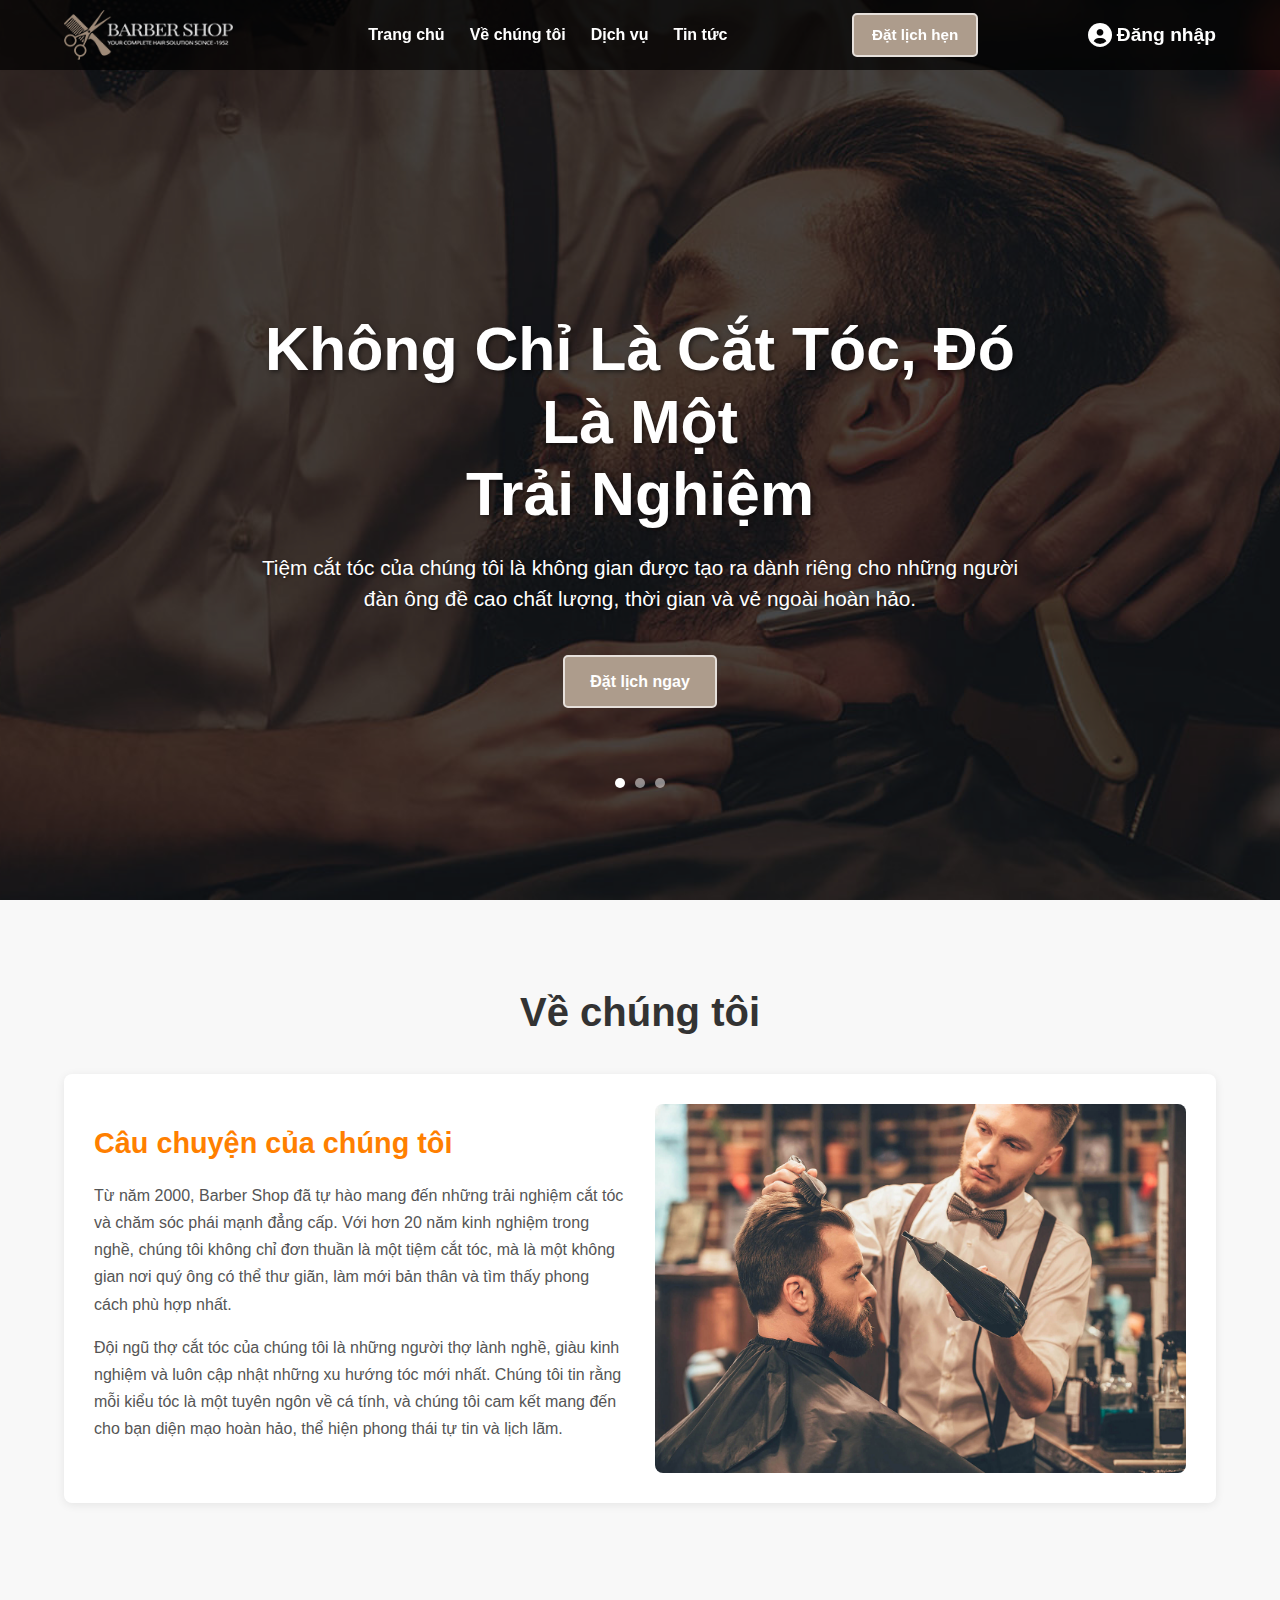
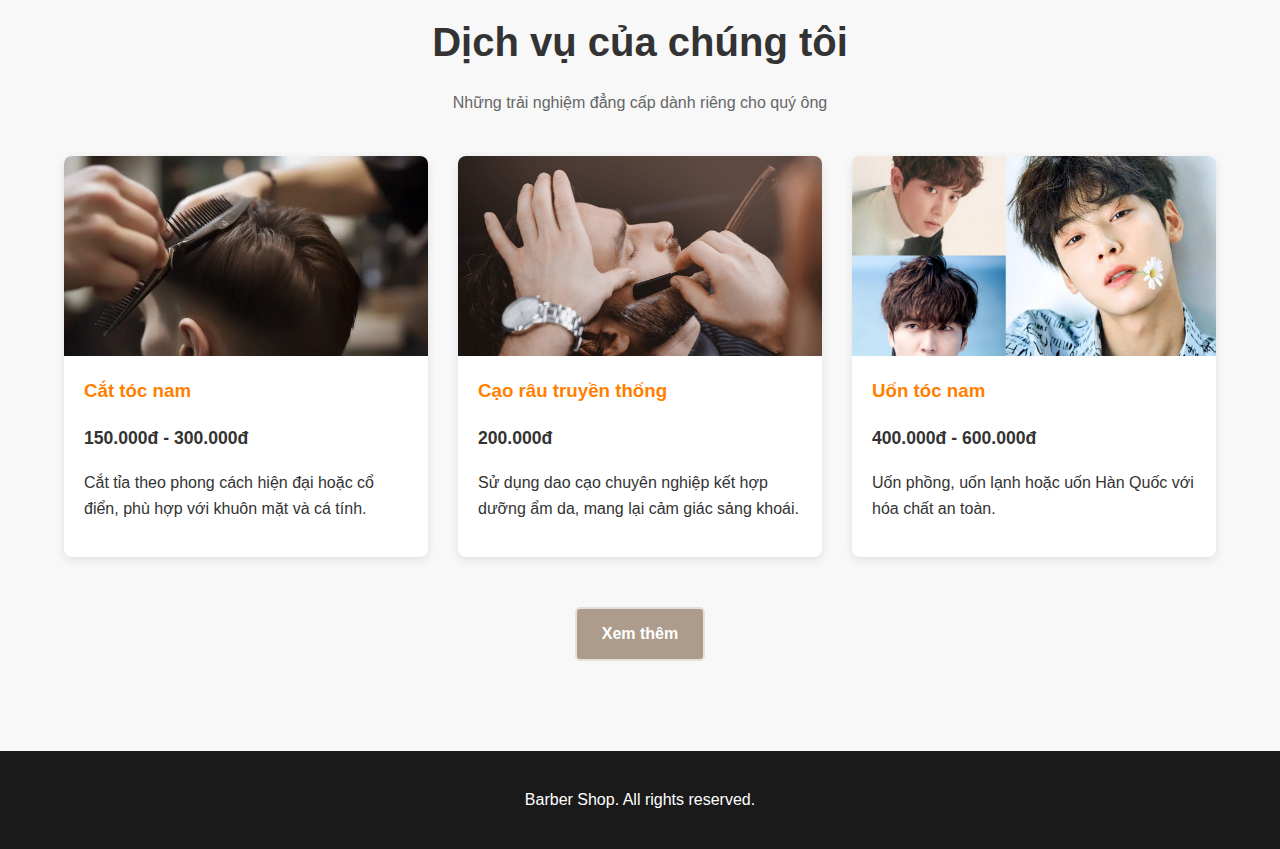
<file: web-project/frontend/index.html>
<!DOCTYPE html>
<html lang="vi">
<head>
    <meta charset="UTF-8">
    <meta name="viewport" content="width=device-width, initial-scale=1.0">
    <title>Trang chủ - Barber Shop</title>
    <link rel="stylesheet" href="./css/style.css">
    <link rel="stylesheet" href="./css/index-styles.css">
    <link rel="stylesheet" href="./css/about-style.css">
    <link rel="stylesheet" href="./css/services-style.css">

    <link rel="stylesheet" href="https://cdnjs.cloudflare.com/ajax/libs/font-awesome/6.0.0/css/all.min.css">
</head> 
<body>

    <header class="site-header">
        <div class="container header-container">
            <div class="logo">
                <img src="./image_cnpm/logo.png" alt="Barber Shop Logo">
            </div>

            <div class="hamburger-icon">
                <i class="fas fa-bars"></i>
                </div>

            <div class="mobile-menu-overlay">
                 <div class="mobile-menu-content">
                     <div class="close-icon">
                         <i class="fas fa-times"></i>
                         </div>
                     <nav class="mobile-nav">
                         <ul>
                             <li><a href="index.html">Trang chủ</a></li>
                             <li><a href="about.html">Về chúng tôi</a></li>
                             <li><a href="services.html">Dịch vụ</a></li>
                             <li><a href="news.html">Tin tức</a></li> 
                         </ul>
                     </nav>
                     <div class="mobile-header-buttons">
                         <a href="appointment.php" class="btn primary-btn">Đặt lịch hẹn</a> 
                         <a href="login.html" class="btn primary-btn ">Đăng nhập</a> 
                         <a href="register.html" class="btn primary-btn">Đăng ký</a>     
                     </div>
                 </div>
            </div>

            <nav class="desktop-nav">
                <ul>
                    <li><a href="index.html">Trang chủ</a></li>
                    <li><a href="about.html">Về chúng tôi</a></li> 
                    <li><a href="services.html">Dịch vụ</a></li> 
                    <li><a href="news.html">Tin tức</a></li>  
            </nav>
            <div class="header-buttons desktop-buttons">
                <a href="appointment.php" class="btn primary-btn">Đặt lịch hẹn</a> 
            </div>
            <div class="header-buttons desktop-buttons">
                 <div class="user-account">
                <a href="login.html" class="user-icon-link logged-out-only"> 
                    <i class="fas fa-user-circle"></i>
                    <span>Đăng nhập</span>
                </a>

                <div class="account-dropdown logged-in-only"> 
                    <a href="my-profile.php">Tài khoản của tôi</a>
                    <a href="history.php">Lịch sử đặt lịch</a>
                    <a href="script.js" id="desktop-logout-link">Đăng xuất</a>
                </div>
        </div>
    </header>
<main>
    <section class="hero-section">
        <div class="hero-background">
    <img src="./image_cnpm/hero-bg-1.jpg" alt="" class="slide ">
    <img src="./image_cnpm/hero-bg-2.jpg" alt="" class="slide">
    <img src="./image_cnpm/hero-bg-3.jpg" alt="" class="slide">
        </div>
        <div class="hero-overlay"></div>
        <div class="hero-content">
            <h1>Không Chỉ Là Cắt Tóc, Đó Là Một <br> Trải Nghiệm</h1>
            <p>Tiệm cắt tóc của chúng tôi là không gian được tạo ra dành riêng cho những người đàn ông đề cao chất lượng, thời gian và vẻ ngoài hoàn hảo.</p>
            <div class="hero-cta">
                <a href="appointment.php" class="btn primary-btn">Đặt lịch ngay</a> 
        </div>
        <div class="slider-indicators">
            <span class="active"></span>
            <span></span>
            <span></span>
        </div>
    </section>
</main>
<main class="page-main">
      <div class="container">
        <h1>Về chúng tôi</h1>

        <section class="about-section">
          <div class="about-content">
            <h2>Câu chuyện của chúng tôi</h2>
            <p>
              Từ năm 2000, Barber Shop đã tự hào mang đến những trải
              nghiệm cắt tóc và chăm sóc phái mạnh đẳng cấp. Với hơn 20 năm kinh
              nghiệm trong nghề, chúng tôi không chỉ đơn thuần là một tiệm cắt
              tóc, mà là một không gian nơi quý ông có thể thư giãn, làm mới bản
              thân và tìm thấy phong cách phù hợp nhất.
            </p>
            <p>
              Đội ngũ thợ cắt tóc của chúng tôi là những người thợ lành nghề,
              giàu kinh nghiệm và luôn cập nhật những xu hướng tóc mới nhất.
              Chúng tôi tin rằng mỗi kiểu tóc là một tuyên ngôn về cá tính, và
              chúng tôi cam kết mang đến cho bạn diện mạo hoàn hảo, thể hiện
              phong thái tự tin và lịch lãm.
            </p>
          </div>
          <div class="about-image">
            <img src="./image_cnpm/about-1.jpg" alt="Hình ảnh về Barber Shop" />
          </div>
        </section>
    </main>
<main class="services-main1">
      <div class="container">
        <h1>Dịch vụ của chúng tôi</h1>
        <p class="subtitle">
          Những trải nghiệm đẳng cấp dành riêng cho quý ông
        </p>

        <!-- Danh sách dịch vụ -->
        <section class="services-grid">
          <!-- Dịch vụ 1 -->
          <div class="service-card">
            <div class="service-image">
              <img src="./image_cnpm/cat-toc.jpg" alt="Cắt tóc nam" />
            </div>
            <div class="service-content">
              <h3>Cắt tóc nam</h3>
              <p class="price">150.000đ - 300.000đ</p>
              <p>
                Cắt tỉa theo phong cách hiện đại hoặc cổ điển, phù hợp với khuôn
                mặt và cá tính.
            </div>
          </div>

          <!-- Dịch vụ 2 -->
          <div class="service-card">
            <div class="service-image">
              <img src="./image_cnpm/cao-rau.jpg" alt="Cạo râu" />
            </div>
            <div class="service-content">
              <h3>Cạo râu truyền thống</h3>
              <p class="price">200.000đ</p>
              <p>
                Sử dụng dao cạo chuyên nghiệp kết hợp dưỡng ẩm da, mang lại cảm
                giác sảng khoái.
              </p>
            </div>
          </div>
          <!-- Dịch vụ 3 -->
          <div class="service-card">
            <div class="service-image">
              <img src="./image_cnpm/uon-toc.jpg" alt="Uốn tóc" />
            </div>
            <div class="service-content">
              <h3>Uốn tóc nam</h3>
              <p class="price">400.000đ - 600.000đ</p>
              <p>Uốn phồng, uốn lạnh hoặc uốn Hàn Quốc với hóa chất an toàn.</p>
            </div>
          </div>
        </section>
        
        <div class="subtitle">
                <a href="services.html" class="btn primary-btn">Xem thêm </a> 
        </div>
</main>
    <footer style="background-color: #1a1a1a; color: #fff; text-align: center; padding: 20px;">
         <p> Barber Shop. All rights reserved.</p>
    </footer>

    <script src="./js/script.js"></script> </body>
</html>
</file>
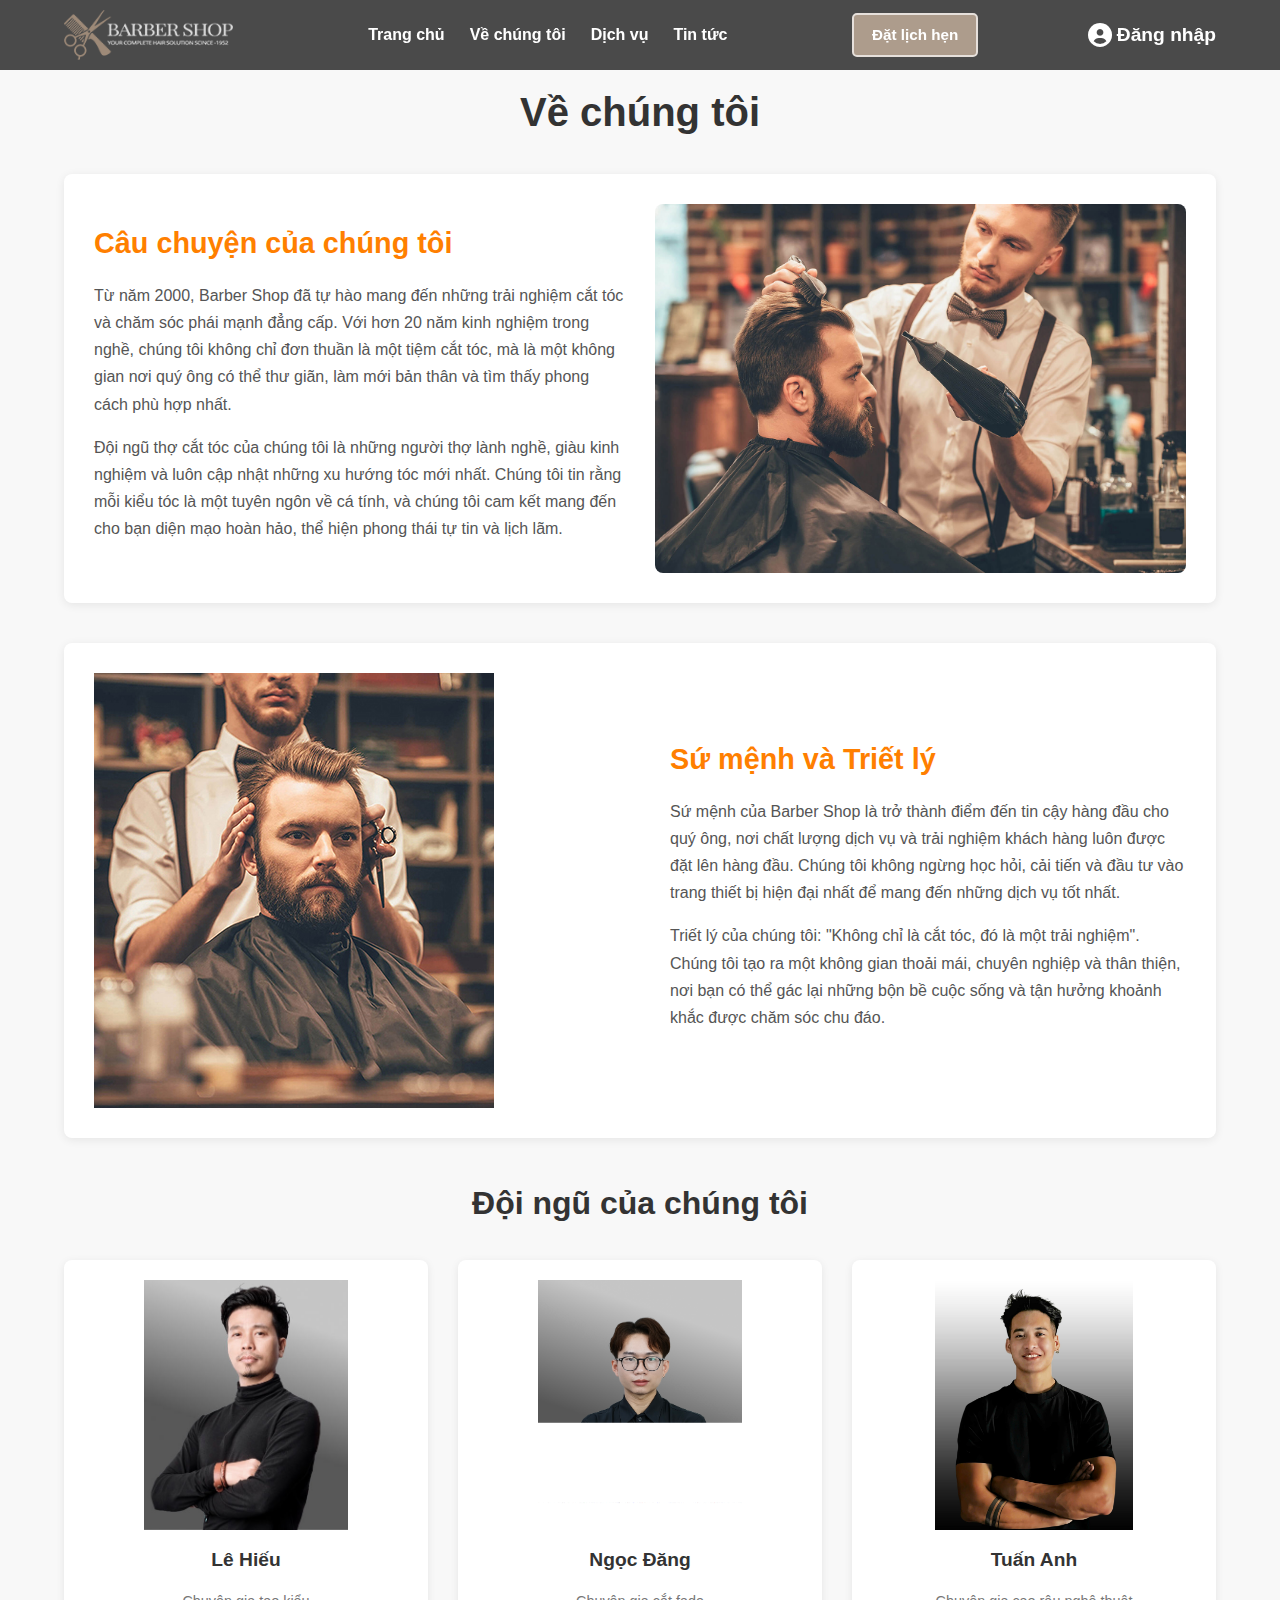
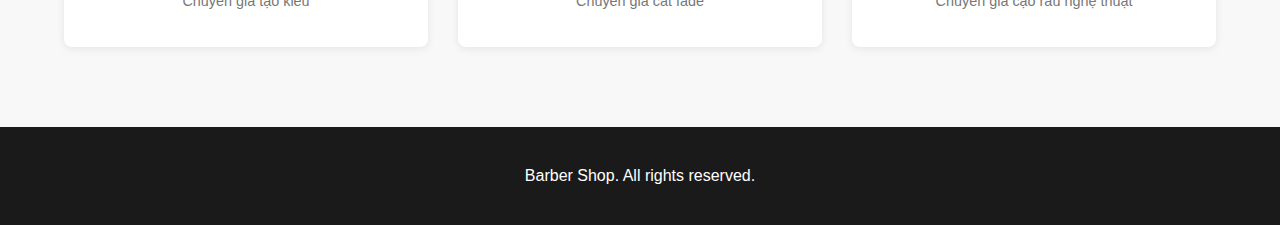
<file: web-project/frontend/about.html>
<!DOCTYPE html>
<html lang="vi">
  <head>
    <meta charset="UTF-8" />
    <meta name="viewport" content="width=device-width, initial-scale=1.0" />
    <title>Đặt lịch hẹn - Barber Shop</title>
    <link rel="stylesheet" href="./css/style.css" />
    <link rel="stylesheet" href="./css/about-style.css" />
    <link rel="stylesheet" href="https://cdnjs.cloudflare.com/ajax/libs/font-awesome/6.0.0/css/all.min.css"
    />
  </head>
  <body>
    <header class="site-header">
        <div class="container header-container">
            <div class="logo">
                <img src="./image_cnpm/logo.png" alt="Barber Shop Logo">
            </div>

            <div class="hamburger-icon">
                <i class="fas fa-bars"></i>
                </div>

            <div class="mobile-menu-overlay">
                 <div class="mobile-menu-content">
                     <div class="close-icon">
                         <i class="fas fa-times"></i>
                         </div>
                     <nav class="mobile-nav">
                         <ul>
                             <li><a href="index.html">Trang chủ</a></li>
                             <li><a href="about.html">Về chúng tôi</a></li>
                             <li><a href="services.html">Dịch vụ</a></li>
                             <li><a href="news.html">Tin tức</a></li> 
                         </ul>
                     </nav>
                     <div class="mobile-header-buttons">
                         <a href="appointment.php" class="btn primary-btn">Đặt lịch hẹn</a> 
                         <a href="login.html" class="btn primary-btn ">Đăng nhập</a> 
                         <a href="register.html" class="btn primary-btn">Đăng ký</a>     
                     </div>
                 </div>
            </div>

            <nav class="desktop-nav">
                <ul>
                    <li><a href="index.html">Trang chủ</a></li>
                    <li><a href="about.html">Về chúng tôi</a></li> 
                    <li><a href="services.html">Dịch vụ</a></li> 
                    <li><a href="news.html">Tin tức</a></li>  
            </nav>
            <div class="header-buttons desktop-buttons">
                <a href="appointment.php" class="btn primary-btn">Đặt lịch hẹn</a> 
            </div>
            <div class="header-buttons desktop-buttons">
                 <div class="user-account">
                <a href="login.html" class="user-icon-link logged-out-only"> 
                    <i class="fas fa-user-circle"></i>
                    <span>Đăng nhập</span>
                </a>

                 <a href="#" class="user-icon-link logged-in-only"> 
                    <i class="fas fa-user-circle"></i>
                    <span>Tài khoản của tôi</span>
                    <i class="fas fa-chevron-down"></i> 
                </a>
                <div class="account-dropdown logged-in-only"> 
                    <a href="my-profile.php">Tài khoản của tôi</a>
                    <a href="history.php">Lịch sử đặt lịch</a>
                    <a href="./css/script.js" id="desktop-logout-link">Đăng xuất</a>
                </div>
        </div>
    </header>

    <main class="page-main">
      <div class="container">
        <h1>Về chúng tôi</h1>

        <section class="about-section">
          <div class="about-content">
            <h2>Câu chuyện của chúng tôi</h2>
            <p>
              Từ năm 2000, Barber Shop đã tự hào mang đến những trải
              nghiệm cắt tóc và chăm sóc phái mạnh đẳng cấp. Với hơn 20 năm kinh
              nghiệm trong nghề, chúng tôi không chỉ đơn thuần là một tiệm cắt
              tóc, mà là một không gian nơi quý ông có thể thư giãn, làm mới bản
              thân và tìm thấy phong cách phù hợp nhất.
            </p>
            <p>
              Đội ngũ thợ cắt tóc của chúng tôi là những người thợ lành nghề,
              giàu kinh nghiệm và luôn cập nhật những xu hướng tóc mới nhất.
              Chúng tôi tin rằng mỗi kiểu tóc là một tuyên ngôn về cá tính, và
              chúng tôi cam kết mang đến cho bạn diện mạo hoàn hảo, thể hiện
              phong thái tự tin và lịch lãm.
            </p>
          </div>
          <div class="about-image">
            <img src="./image_cnpm/about-1.jpg" alt="Hình ảnh về Barber Shop" />
          </div>
        </section>

        <section class="about-section">
          <div class="about-content">
            <img src="./image_cnpm/about-2.jpg" alt="Hình ảnh sứ mệnh" />
          </div>
          <div class="mission-content">
            <h2>Sứ mệnh và Triết lý</h2>
            <p>
              Sứ mệnh của Barber Shop là trở thành điểm đến tin cậy hàng
              đầu cho quý ông, nơi chất lượng dịch vụ và trải nghiệm khách hàng
              luôn được đặt lên hàng đầu. Chúng tôi không ngừng học hỏi, cải
              tiến và đầu tư vào trang thiết bị hiện đại nhất để mang đến những
              dịch vụ tốt nhất.
            </p>
            <p>
              Triết lý của chúng tôi: "Không chỉ là cắt tóc, đó là một trải
              nghiệm". Chúng tôi tạo ra một không gian thoải mái, chuyên nghiệp
              và thân thiện, nơi bạn có thể gác lại những bộn bề cuộc sống và
              tận hưởng khoảnh khắc được chăm sóc chu đáo.
            </p>
          </div>
        </section>

        <section class="team-section">
          <h2>Đội ngũ của chúng tôi</h2>
          <div class="team-members">
            <div class="team-member">
              <img src="./image_cnpm/artist1.jpg"/>
              <h3>Lê Hiếu</h3>
              <p>Chuyên gia tạo kiểu</p>
            </div>

            <div class="team-member">
              <img src="./image_cnpm/tho-cat-toc-2.png"/>
              <h3>Ngọc Đăng</h3>
              <p>Chuyên gia cắt fade</p>
            </div>
            <div class="team-member">
              <img src="./image_cnpm/thu-cat-toc-3.jpg"/>
              <h3>Tuấn Anh</h3>
              <p>Chuyên gia cạo râu nghệ thuật</p>
            </div>
          </div>
        </section>

      </div>
    </main>

   <footer style="background-color: #1a1a1a; color: #fff; text-align: center; padding: 20px;">
         <p> Barber Shop. All rights reserved.</p>
    </footer>

    <script src="./js/script.js"></script>
  </body>
</html>
</file>
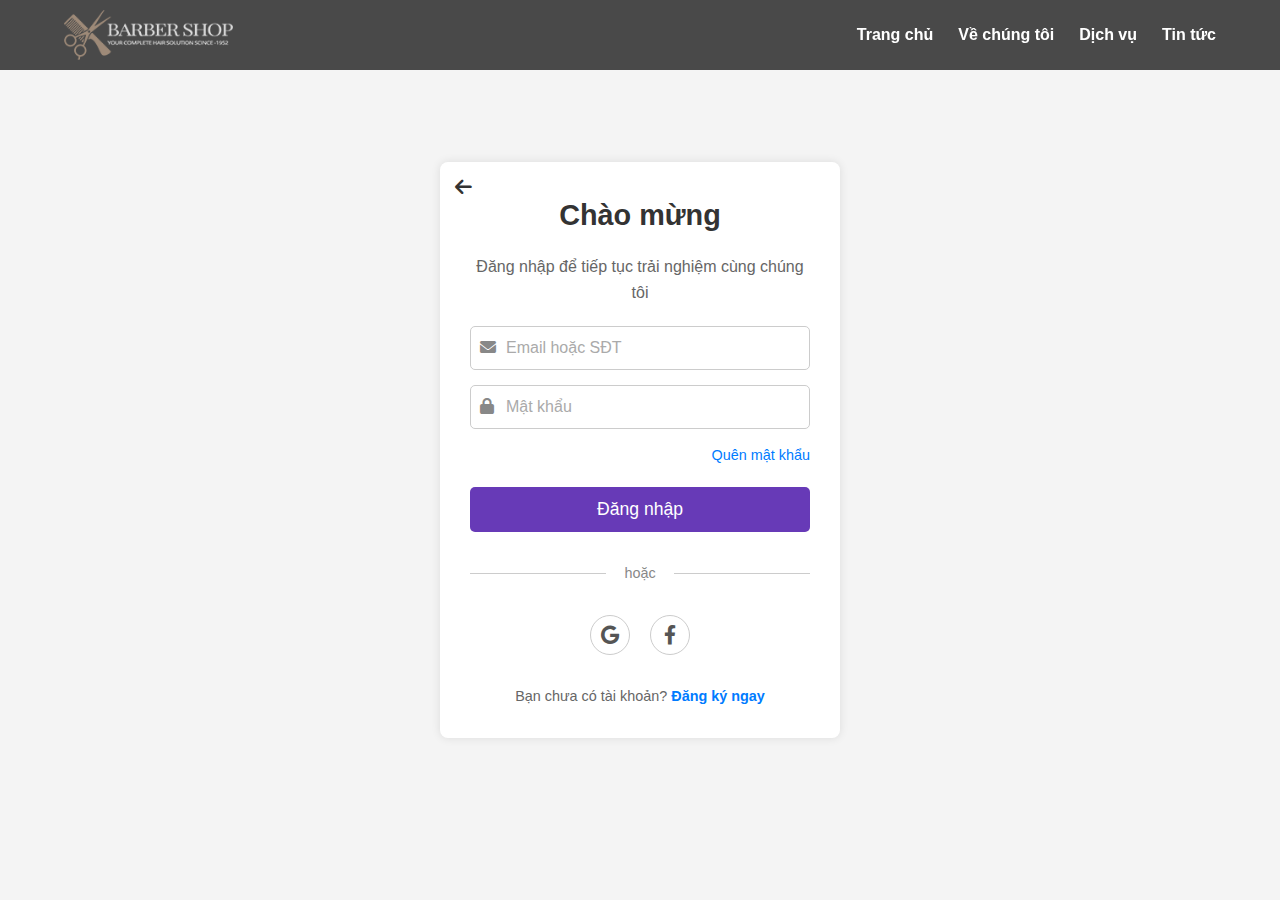
<file: web-project/frontend/login.html>
<!DOCTYPE html>
<html lang="vi">
<head>
    <meta charset="UTF-8">
    <meta name="viewport" content="width=device-width, initial-scale=1.0">
    <title>Đăng nhập - Barber Shop</title>
    <link rel="stylesheet" href="./css/style.css"> 
    <link rel="stylesheet" href="./css/form-styles.css"> 
    <link rel="stylesheet" href="https://cdnjs.cloudflare.com/ajax/libs/font-awesome/6.0.0/css/all.min.css">
</head>
<body> 
 
    <header class="site-header">
        <div class="container header-container">
             <div class="logo">
                 <img src="./image_cnpm/logo.png" alt="Barber Shop Logo">
             </div>
             <div class="hamburger-icon">
                 <i class="fas fa-bars"></i>
             </div>
             <div class="mobile-menu-overlay">
                  <div class="mobile-menu-content">
                      <div class="close-icon">
                          <i class="fas fa-times"></i>
                      </div>
                      <nav class="mobile-nav">
                          <ul>
                              <li><a href="index.html">Trang chủ</a></li>
                              <li><a href="about.html">Về chúng tôi</a></li> 
                              <li><a href="services.html">Dịch vụ</a></li> 
                              <li><a href="news.html">Tin tức</a></li>  
                          </ul>
                      </nav>
                      <div class="mobile-header-buttons">
                          <a href="login.html" class="btn primary-btn">Đăng nhập</a> 
                          <a href="register.html" class="btn primary-btn">Đăng ký</a>
                      </div>
                  </div>
             </div>
             <nav class="desktop-nav">
                 <ul>
                     <li><a href="index.html">Trang chủ</a></li>
                     <li><a href="about.html">Về chúng tôi</a></li> 
                     <li><a href="services.html">Dịch vụ</a></li> 
                     <li><a href="news.html">Tin tức</a></li> 
                 </ul>
             </nav>
    </header>

    <div class="form-container">
        <div class="back-to-home">
            <a href="index.html">
                <i class="fas fa-arrow-left"></i>
                </a>
        </div>
        <h2>Chào mừng</h2>
        <p>Đăng nhập để tiếp tục trải nghiệm cùng chúng tôi</p>

        <form action="php/login.php" method="POST"> 
            <div class="form-group">
                 <span class="icon"><i class="fas fa-envelope"></i></span>
                 <input type="text" name="username" placeholder="Email hoặc SĐT" required>

            </div>
            <div class="form-group">
                 <span class="icon"><i class="fas fa-lock"></i></span>
                 <input type="password" name="password" placeholder="Mật khẩu" required>
            </div>

            <div class="forgot-password">
                <a href="#">Quên mật khẩu</a>
            </div>
            <button type="submit" class="btn-submit">Đăng nhập</button>
        </form>

        <div class="divider">hoặc</div>

        <div class="social-login">
            <div class="social-icon">
                <a href="#">
                    <i class="fab fa-google"></i> 
                </a>
            </div>
            <div class="social-icon">
                <a href="#"> 
                    <i class="fab fa-facebook-f"></i> 
                </a>
            </div>
        </div>

        <div class="signup-link">
            Bạn chưa có tài khoản? <a href="register.html">Đăng ký ngay</a>
        </div>
    </div>

    <script src="./js/script.js"></script>
    </body>
</html>
</file>
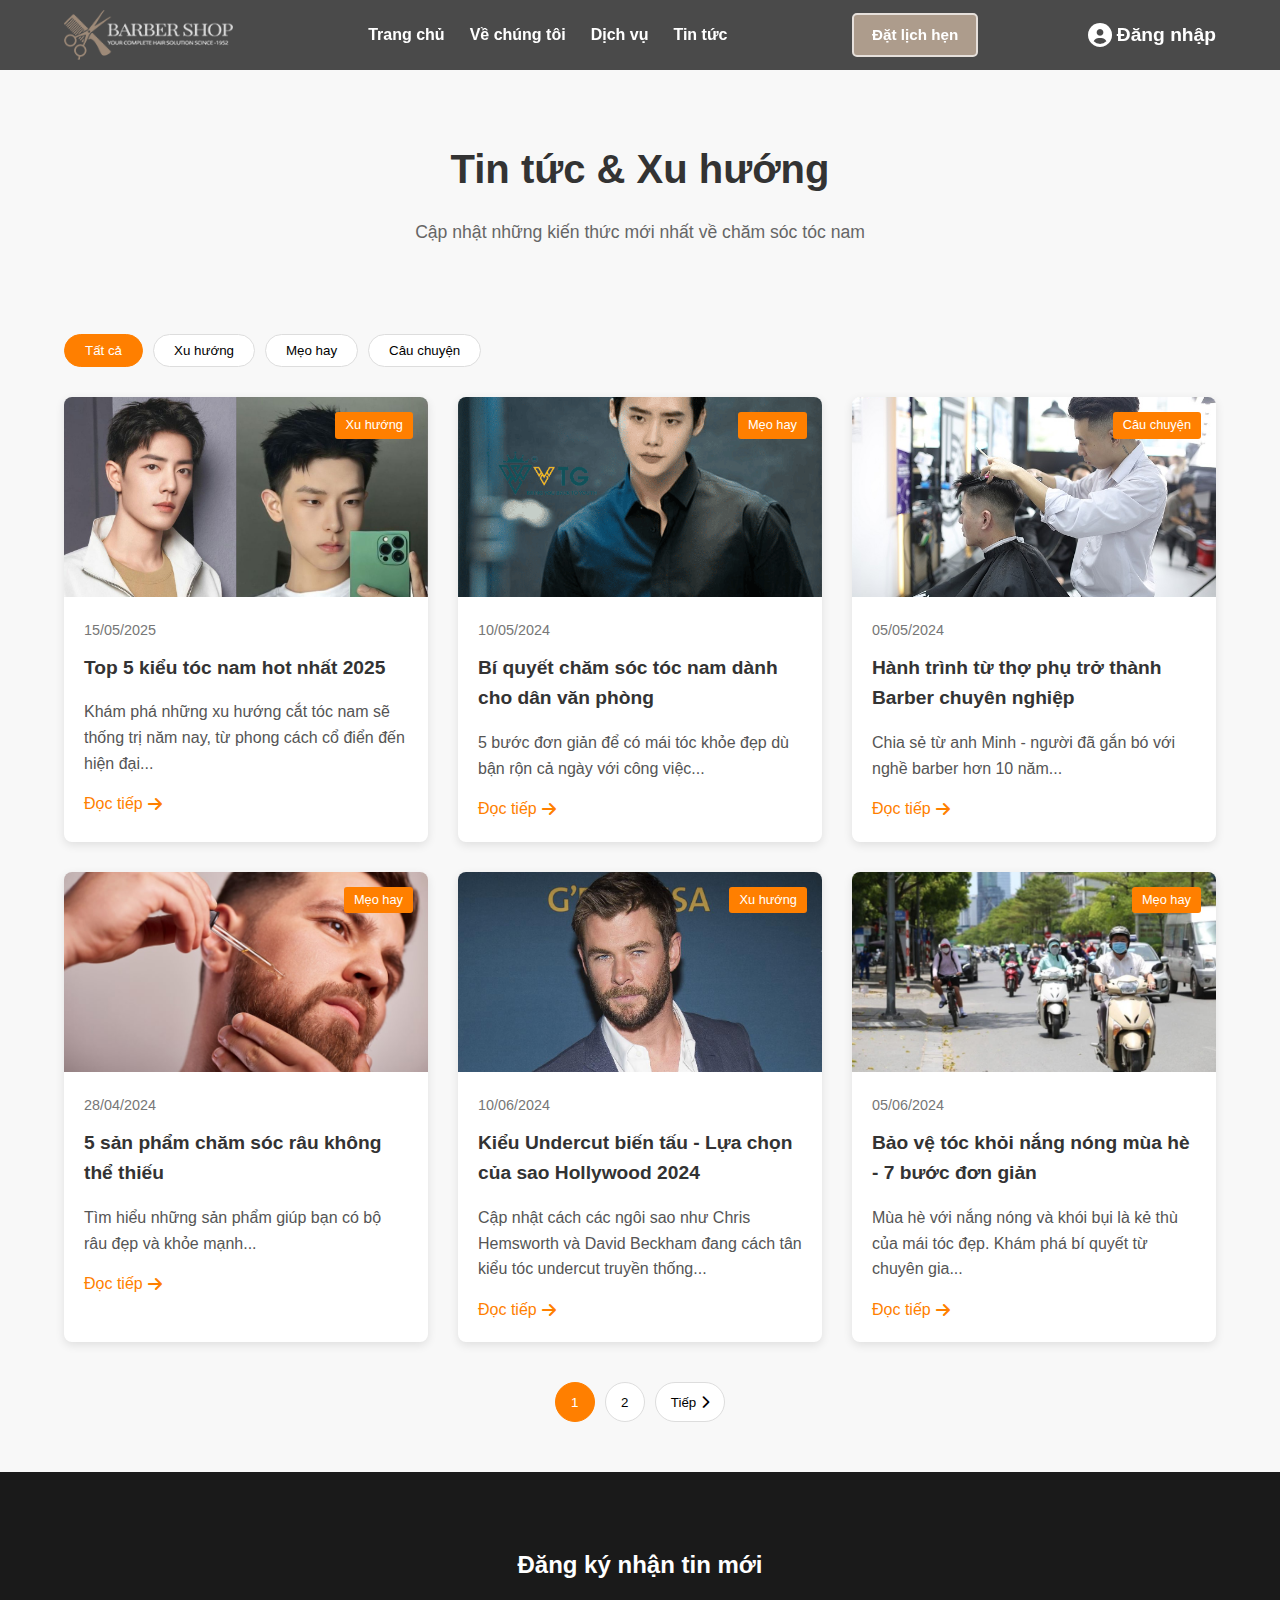
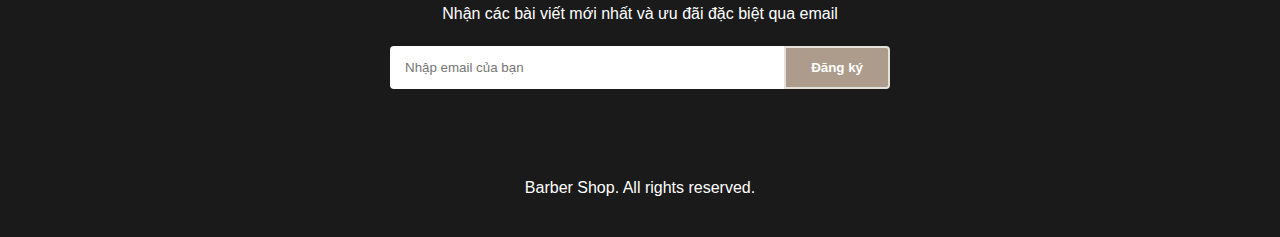
<file: web-project/frontend/news.html>
<!DOCTYPE html>
<html lang="vi">
  <head>
    <meta charset="UTF-8" />
    <meta name="viewport" content="width=device-width, initial-scale=1.0" />
    <title>Tin tức - Barber Shop</title>
    <link rel="stylesheet" href="./css/style.css" />
    <link rel="stylesheet" href="./css/news-style.css" />
    <link rel="stylesheet" href="https://cdnjs.cloudflare.com/ajax/libs/font-awesome/6.0.0/css/all.min.css" />
  </head>
  <body> 
    
   <header class="site-header">
        <div class="container header-container">
            <div class="logo">
                <img src="./image_cnpm/logo.png" alt="Barber Shop Logo">
            </div>

            <div class="hamburger-icon">
                <i class="fas fa-bars"></i>
                </div>

            <div class="mobile-menu-overlay">
                 <div class="mobile-menu-content">
                     <div class="close-icon">
                         <i class="fas fa-times"></i>
                         </div>
                     <nav class="mobile-nav">
                         <ul>
                             <li><a href="index.html">Trang chủ</a></li>
                             <li><a href="about.html">Về chúng tôi</a></li>
                             <li><a href="services.html">Dịch vụ</a></li>
                             <li><a href="news.html">Tin tức</a></li> 
                         </ul>
                     </nav>
                     <div class="mobile-header-buttons">
                         <a href="appointment.php" class="btn primary-btn">Đặt lịch hẹn</a> 
                         <a href="login.html" class="btn primary-btn ">Đăng nhập</a> 
                         <a href="register.html" class="btn primary-btn">Đăng ký</a>     
                     </div>
                 </div>
            </div>

            <nav class="desktop-nav">
                <ul>
                    <li><a href="index.html">Trang chủ</a></li>
                    <li><a href="about.html">Về chúng tôi</a></li> 
                    <li><a href="services.html">Dịch vụ</a></li> 
                    <li><a href="news.html">Tin tức</a></li>  
            </nav>
            <div class="header-buttons desktop-buttons">
                <a href="appointment.php" class="btn primary-btn">Đặt lịch hẹn</a> 
            </div>
            <div class="header-buttons desktop-buttons">
                 <div class="user-account">
                <a href="login.html" class="user-icon-link logged-out-only"> 
                    <i class="fas fa-user-circle"></i>
                    <span>Đăng nhập</span>
                </a>

                 <a href="#" class="user-icon-link logged-in-only"> 
                    <i class="fas fa-user-circle"></i>
                    <span>Tài khoản của tôi</span>
                    <i class="fas fa-chevron-down"></i> 
                </a>
                <div class="account-dropdown logged-in-only"> 
                    <a href="my-profile.html">Tài khoản của tôi</a>
                    <a href="history.php">Lịch sử đặt lịch</a>
                    <a href="./js/script.js" id="desktop-logout-link">Đăng xuất</a>
                </div>
        </div>
    </header>

    <main class="news-main">
      <div class="container">
        <!-- Banner tin tức -->
        <section class="news-banner">
          <h1>Tin tức & Xu hướng</h1>
          <p>Cập nhật những kiến thức mới nhất về chăm sóc tóc nam</p>
        </section>

        <!-- Danh mục tin tức -->
        <div class="news-categories">
          <button class="category-btn active" data-category="all">
            Tất cả
          </button>
          <button class="category-btn" data-category="trends">Xu hướng</button>
          <button class="category-btn" data-category="tips">Mẹo hay</button>
          <button class="category-btn" data-category="stories">
            Câu chuyện
          </button>
        </div>

        <!-- Danh sách bài viết -->
        <section class="articles-grid">
          <!-- Bài viết 1 -->
          <article class="article-card" data-category="trends">
            <div class="article-image">
              <img src="./image_cnpm/news-1.jpg" alt="Xu hướng tóc nam 2024" />
              <span class="category-badge">Xu hướng</span>
            </div>
            <div class="article-content">
              <time datetime="2024-05-15">15/05/2025</time>
              <h3>Top 5 kiểu tóc nam hot nhất 2025</h3>
              <p>
                Khám phá những xu hướng cắt tóc nam sẽ thống trị năm nay, từ
                phong cách cổ điển đến hiện đại...
              </p>
              <a href="article-detail.html" class="read-more"
                >Đọc tiếp <i class="fas fa-arrow-right"></i
              ></a>
            </div>
          </article>

          <!-- Bài viết 2 -->
          <article class="article-card" data-category="tips">
            <div class="article-image">
              <img src="./image_cnpm/news-2.png" alt="Chăm sóc tóc nam" />
              <span class="category-badge">Mẹo hay</span>
            </div>
            <div class="article-content">
              <time datetime="2024-12-10">10/05/2024</time>
              <h3>Bí quyết chăm sóc tóc nam dành cho dân văn phòng</h3>
              <p>
                5 bước đơn giản để có mái tóc khỏe đẹp dù bận rộn cả ngày với
                công việc...
              </p>
              <a href="article-detail.html" class="read-more"
                >Đọc tiếp <i class="fas fa-arrow-right"></i
              ></a>
            </div>
          </article>

          <!-- Bài viết 3 -->
          <article class="article-card" data-category="stories">
            <div class="article-image">
              <img src="./image_cnpm/news-3.jpg" alt="Câu chuyện nghề barber" />
              <span class="category-badge">Câu chuyện</span>
            </div>
            <div class="article-content">
              <time datetime="2024-05-05">05/05/2024</time>
              <h3>Hành trình từ thợ phụ trở thành Barber chuyên nghiệp</h3>
              <p>
                Chia sẻ từ anh Minh - người đã gắn bó với nghề barber hơn 10
                năm...
              </p>
              <a href="article-detail.html" class="read-more"
                >Đọc tiếp <i class="fas fa-arrow-right"></i
              ></a>
            </div>
          </article>

          <!-- Bài viết 4 -->
          <article class="article-card" data-category="tips">
            <div class="article-image">
              <img src="./image_cnpm/news-4.jpg" alt="Chăm sóc râu" />
              <span class="category-badge">Mẹo hay</span>
            </div>
            <div class="article-content">
              <time datetime="2024-05-03">28/04/2024</time>
              <h3>5 sản phẩm chăm sóc râu không thể thiếu</h3>
              <p>
                Tìm hiểu những sản phẩm giúp bạn có bộ râu đẹp và khỏe mạnh...
              </p>
              <a href="article-detail.html" class="read-more"
                >Đọc tiếp <i class="fas fa-arrow-right"></i
              ></a>
            </div>
          </article>
          <!-- Bài viết 5 -->
          <article class="article-card" data-category="trends">
            <div class="article-image">
              <img src="./image_cnpm/news-5.jpg" alt="Undercut 2024">
              <span class="category-badge">Xu hướng</span>
            </div>
            <div class="article-content">
                <time datetime="2024-04-10">10/06/2024</time>
                <h3>Kiểu Undercut biến tấu - Lựa chọn của sao Hollywood 2024</h3>
                <p>Cập nhật cách các ngôi sao như Chris Hemsworth và David Beckham đang cách tân kiểu tóc undercut truyền thống...</p>
                <a href="undercut-trend.html" class="read-more">Đọc tiếp <i class="fas fa-arrow-right"></i></a>
            </div>
          </article>
          <!-- Bài viết 6 -->
          <article class="article-card" data-category="tips">
            <div class="article-image">
                <img src="./image_cnpm/news-6.jpg" alt="Chăm sóc tóc mùa hè">
                <span class="category-badge">Mẹo hay</span>
            </div>
            <div class="article-content">
                <time datetime="2024-04-05">05/06/2024</time>
                <h3>Bảo vệ tóc khỏi nắng nóng mùa hè - 7 bước đơn giản</h3>
                <p>Mùa hè với nắng nóng và khói bụi là kẻ thù của mái tóc đẹp. Khám phá bí quyết từ chuyên gia...</p>
                <a href="summer-hair-care.html" class="read-more">Đọc tiếp <i class="fas fa-arrow-right"></i></a>
            </div>
          </article>
        </section>

        <!-- Phân trang -->
        <div class="pagination">
          <button class="page-btn active">1</button>
          <button class="page-btn">2</button>
          <button class="page-btn next-btn">
            Tiếp <i class="fas fa-chevron-right"></i>
          </button>
        </div>
      </div>
    </main>

    <section class="newsletter-section">
      <div class="container">
        <h3>Đăng ký nhận tin mới</h3>
        <p>Nhận các bài viết mới nhất và ưu đãi đặc biệt qua email</p>
        <form class="newsletter-form">
          <input type="email" placeholder="Nhập email của bạn" required />
          <button href ="register.html" type="submit" class="btn primary-btn">Đăng ký</button>
        </form>
      </div>
    </section>

  
   <footer style="background-color: #1a1a1a; color: #fff; text-align: center; padding: 20px;">
         <p> Barber Shop. All rights reserved.</p>
    </footer>

    <script src="./js/script.js"></script>
  </body>
</html>
</file>
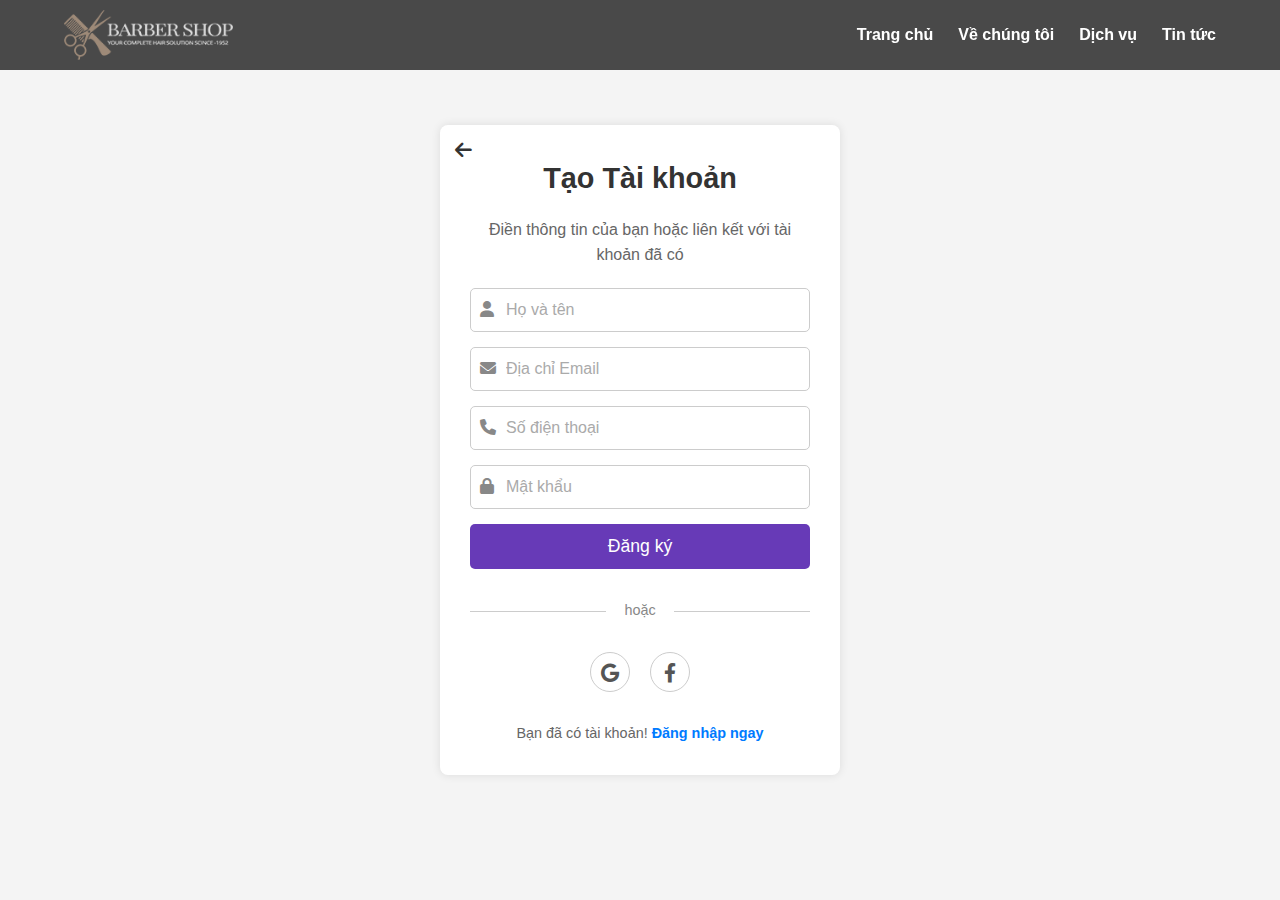
<file: web-project/frontend/register.html>
<!DOCTYPE html>
<html lang="vi">
  <head>
    <meta charset="UTF-8" />
    <meta name="viewport" content="width=device-width, initial-scale=1.0" />
    <title>Đăng ký tài khoản - Barber Shop</title>
    <link rel="stylesheet" href="./css/style.css" />
    <link rel="stylesheet" href="./css/form-styles.css" />
    <link
      rel="stylesheet"
      href="https://cdnjs.cloudflare.com/ajax/libs/font-awesome/6.0.0/css/all.min.css"
    />
  </head>
  <body>
    <header class="site-header">
      <div class="container header-container">
        <div class="logo">
          <img src="./image_cnpm/logo.png" alt="Barber Shop Logo" />
        </div>
        <div class="hamburger-icon">
          <i class="fas fa-bars"></i>
        </div>
        <div class="mobile-menu-overlay">
          <div class="mobile-menu-content">
            <div class="close-icon">
              <i class="fas fa-times"></i>
            </div>
            <nav class="mobile-nav">
              <ul>
                <li><a href="index.html">Trang chủ</a></li>
                <li><a href="about.html">Về chúng tôi</a></li>
                <li><a href="services.html">Dịch vụ</a></li>
                <li><a href="news.html">Tin tức</a></li>
                >
              </ul>
            </nav>
          </div>
        </div>
        <nav class="desktop-nav">
          <ul>
            <li><a href="index.html">Trang chủ</a></li>
            <li><a href="about.html">Về chúng tôi</a></li>
            <li><a href="services.html">Dịch vụ</a></li>
            <li><a href="news.html">Tin tức</a></li>
          </ul>
        </nav>
      </div>
    </header>

    <div class="form-container">
      <div class="back-to-home">
        <a href="index.html">
          <i class="fas fa-arrow-left"></i>
        </a>
      </div>
      <h2>Tạo Tài khoản</h2>
      <p>Điền thông tin của bạn hoặc liên kết với tài khoản đã có</p>
      <form action="./php/register.php" method="POST">
        <div class="form-group">
          <span class="icon"><i class="fas fa-user"></i></span>
          <input
            type="text"
            id="fullname"
            name="fullname"
            placeholder="Họ và tên"
            required
          />
        </div>
        <div class="form-group">
          <span class="icon"><i class="fas fa-envelope"></i></span>
          <input
            type="email"
            id="email"
            name="email"
            placeholder="Địa chỉ Email"
            required
          />
        </div>

        <div class="form-group">
          <span class="icon"><i class="fas fa-phone"></i></span>
          <input
            type="tel"
            id="phone"
            name="phone"
            placeholder="Số điện thoại"
            required
          />
        </div>
        <div class="form-group">
          <span class="icon"><i class="fas fa-lock"></i></span>
          <input
            type="password"
            id="password"
            name="password"
            placeholder="Mật khẩu"
            required
          />
        </div>
        <button type="submit" class="btn-submit">Đăng ký</button>
      </form>

      <div class="divider">hoặc</div>

      <div class="social-login">
        <div class="social-icon">
          <a href="#">
            <i class="fab fa-google"></i>
          </a>
        </div>
        <div class="social-icon">
          <a href="#">
            <i class="fab fa-facebook-f"></i>
          </a>
        </div>
      </div>

      <div class="login-link">
        Bạn đã có tài khoản! <a href="login.html">Đăng nhập ngay</a>
      </div>
    </div>

    <script src="./js/script.js"></script>
  </body>
</html>
</file>
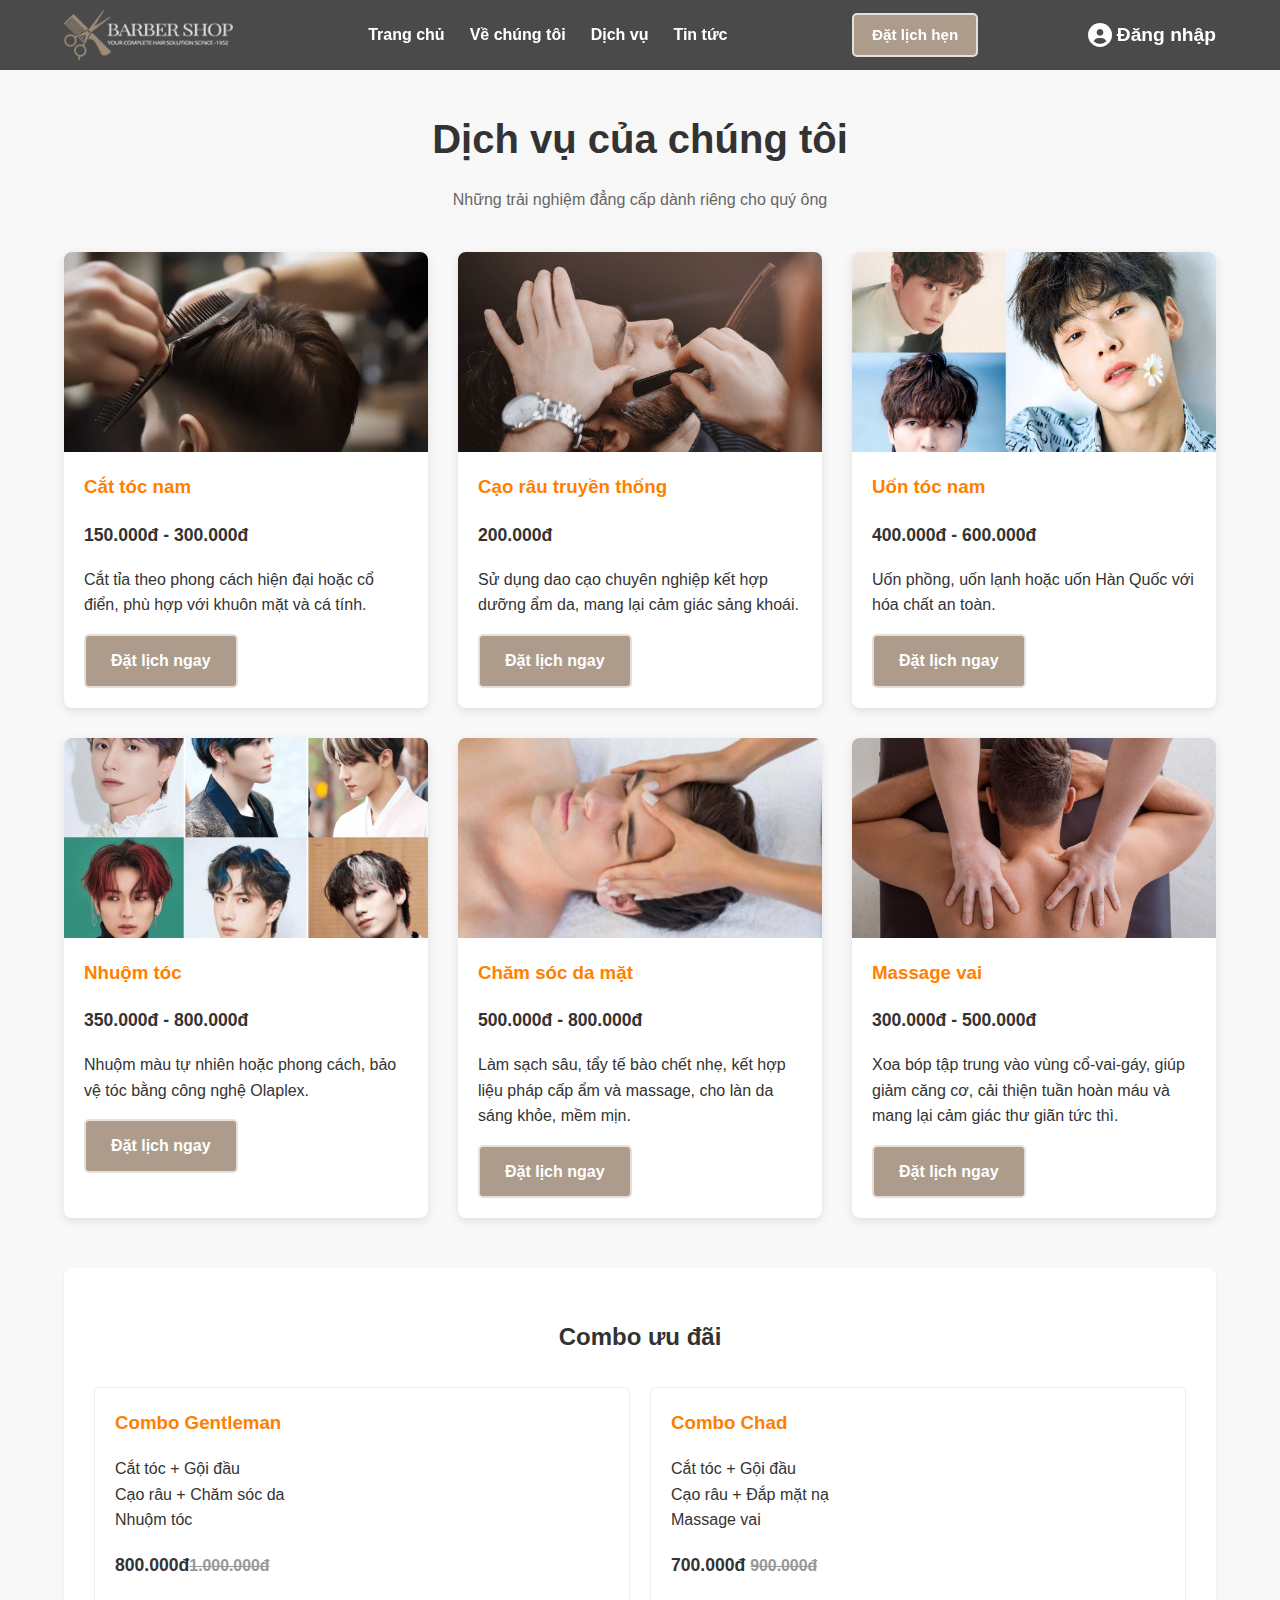
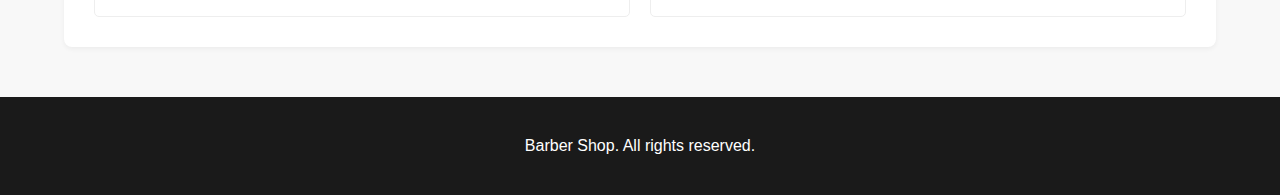
<file: web-project/frontend/services.html>
<!DOCTYPE html>
<html lang="vi">
  <head>
    <meta charset="UTF-8" />
    <meta name="viewport" content="width=device-width, initial-scale=1.0" />
    <title>Dịch vụ - Barber Shop</title>
    <link rel="stylesheet" href="./css/style.css" />
    <link rel="stylesheet" href="./css/services-style.css" />
    <link rel="stylesheet" href="https://cdnjs.cloudflare.com/ajax/libs/font-awesome/6.0.0/css/all.min.css"/>
  </head>
  <body> 
     <header class="site-header">
        <div class="container header-container">
            <div class="logo">
                <img src="./image_cnpm/logo.png" alt="Barber Shop Logo">
            </div>

            <div class="hamburger-icon">
                <i class="fas fa-bars"></i>
                </div>

            <div class="mobile-menu-overlay">
                 <div class="mobile-menu-content">
                     <div class="close-icon">
                         <i class="fas fa-times"></i>
                         </div>
                     <nav class="mobile-nav">
                         <ul>
                             <li><a href="index.html">Trang chủ</a></li>
                             <li><a href="about.html">Về chúng tôi</a></li>
                             <li><a href="services.html">Dịch vụ</a></li>
                             <li><a href="news.html">Tin tức</a></li> 
                         </ul>
                     </nav>
                     <div class="mobile-header-buttons">
                         <a href="appointment.html" class="btn primary-btn">Đặt lịch hẹn</a> 
                         <a href="login.html" class="btn primary-btn ">Đăng nhập</a> 
                         <a href="register.html" class="btn primary-btn">Đăng ký</a>     
                     </div>
                 </div>
            </div>

            <nav class="desktop-nav">
                <ul>
                    <li><a href="index.html">Trang chủ</a></li>
                    <li><a href="about.html">Về chúng tôi</a></li> 
                    <li><a href="services.html">Dịch vụ</a></li> 
                    <li><a href="news.html">Tin tức</a></li>  
            </nav>
            <div class="header-buttons desktop-buttons">
                <a href="appointment.html" class="btn primary-btn">Đặt lịch hẹn</a> 
            </div>
            <div class="header-buttons desktop-buttons">
                 <div class="user-account">
                <a href="login.html" class="user-icon-link logged-out-only"> 
                    <i class="fas fa-user-circle"></i>
                    <span>Đăng nhập</span>
                </a>

                 <a href="#" class="user-icon-link logged-in-only"> 
                    <i class="fas fa-user-circle"></i>
                    <span>Tài khoản của tôi</span>
                    <i class="fas fa-chevron-down"></i> 
                </a>
                <div class="account-dropdown logged-in-only"> 
                    <a href="my-profile.php">Tài khoản của tôi</a>
                    <a href="history.html">Lịch sử đặt lịch</a>
                    <a href="./js/script.js" id="desktop-logout-link">Đăng xuất</a>
                </div>
        </div>
    </header>

    <main class="services-main">
      <div class="container">
        <h1>Dịch vụ của chúng tôi</h1>
        <p class="subtitle">
          Những trải nghiệm đẳng cấp dành riêng cho quý ông
        </p>

        <!-- Danh sách dịch vụ -->
        <section class="services-grid">
          <!-- Dịch vụ 1 -->
          <div class="service-card">
            <div class="service-image">
              <img src="./image_cnpm/cat-toc.jpg" alt="Cắt tóc nam" />
            </div>
            <div class="service-content">
              <h3>Cắt tóc nam</h3>
              <p class="price">150.000đ - 300.000đ</p>
              <p>
                Cắt tỉa theo phong cách hiện đại hoặc cổ điển, phù hợp với khuôn
                mặt và cá tính.
              </p>
              <a href="appointment.html" class="btn primary-btn"
                >Đặt lịch ngay</a
              >
            </div>
          </div>

          <!-- Dịch vụ 2 -->
          <div class="service-card">
            <div class="service-image">
              <img src="./image_cnpm/cao-rau.jpg" alt="Cạo râu" />
            </div>
            <div class="service-content">
              <h3>Cạo râu truyền thống</h3>
              <p class="price">200.000đ</p>
              <p>
                Sử dụng dao cạo chuyên nghiệp kết hợp dưỡng ẩm da, mang lại cảm
                giác sảng khoái.
              </p>
              <a href="appointment.html" class="btn primary-btn"
                >Đặt lịch ngay</a
              >
            </div>
          </div>
          <!-- Dịch vụ 3 -->
          <div class="service-card">
            <div class="service-image">
              <img src="./image_cnpm/uon-toc.jpg" alt="Uốn tóc" />
            </div>
            <div class="service-content">
              <h3>Uốn tóc nam</h3>
              <p class="price">400.000đ - 600.000đ</p>
              <p>Uốn phồng, uốn lạnh hoặc uốn Hàn Quốc với hóa chất an toàn.</p>
              <a href="appointment.html" class="btn primary-btn"
                >Đặt lịch ngay</a
              >
            </div>
          </div>

          <!-- Dịch vụ 4 -->
          <div class="service-card">
            <div class="service-image">
              <img src="./image_cnpm/nhuom-toc.png" alt="Nhuộm tóc" />
            </div>
            <div class="service-content">
              <h3>Nhuộm tóc</h3>
              <p class="price">350.000đ - 800.000đ</p>
              <p>
                Nhuộm màu tự nhiên hoặc phong cách, bảo vệ tóc bằng công nghệ
                Olaplex.
              </p>
              <a href="appointment.html" class="btn primary-btn"
                >Đặt lịch ngay</a
              >
            </div>
          </div>
          <!-- Dịch vụ 5-->
          <div class="service-card">
            <div class="service-image">
              <img src="./image_cnpm/cham-soc-da.jpg" alt="Nhuộm tóc" />
            </div>
            <div class="service-content">
              <h3>Chăm sóc da mặt</h3>
              <p class="price">500.000đ - 800.000đ</p>
              <p>
                Làm sạch sâu, tẩy tế bào chết nhẹ, kết hợp liệu pháp cấp ẩm và
                massage, cho làn da sáng khỏe, mềm mịn.
              </p>
              <a href="appointment.html" class="btn primary-btn"
                >Đặt lịch ngay</a
              >
            </div>
          </div>
          <!-- Dịch vụ 6-->
          <div class="service-card">
            <div class="service-image">
              <img src="./image_cnpm/massage-vai.jpg" alt="Nhuộm tóc" />
            </div>
            <div class="service-content">
              <h3>Massage vai</h3>
              <p class="price">300.000đ - 500.000đ</p>
              <p>
                Xoa bóp tập trung vào vùng cổ‑vai‑gáy, giúp giảm căng cơ, cải
                thiện tuần hoàn máu và mang lại cảm giác thư giãn tức thì.
              </p>
              <a href="appointment.html" class="btn primary-btn"
                >Đặt lịch ngay</a
              >
            </div>
          </div>
        </section>

        <!-- Combo dịch vụ -->
        <section class="combos-section">
          <h2>Combo ưu đãi</h2>
          <div class="combo-grid">
            <!-- Combo 1 -->
            <div class="combo-card">
              <h3>Combo Gentleman</h3>
              <ul>
                <li>Cắt tóc + Gội đầu</li>
                <li>Cạo râu + Chăm sóc da</li>
                <li>Nhuộm tóc</li>
              </ul>
              <p class="price">
                800.000đ<span class="original-price">1.000.000đ</span>
              </p>
            </div>
            <!-- Combo 2-->
            <div class="combo-card">
              <h3>Combo Chad</h3>
              <ul>
                <li>Cắt tóc + Gội đầu</li>
                <li>Cạo râu + Đắp mặt nạ</li>
                <li>Massage vai</li>
              </ul>
              <p class="price">
                700.000đ <span class="original-price">900.000đ</span>
              </p>
            </div>
          </div>
        </section>
      </div>
    </main>

    <footer style="background-color: #1a1a1a; color: #fff; text-align: center; padding: 20px;">
         <p> Barber Shop. All rights reserved.</p>
    </footer>

    <script src="./js/script.js"></script>
  </body>
</html>
</file>
<file: web-project/frontend/css/style.css>
body {
  margin: 0;
  font-family: "Arial", sans-serif; /* Chọn font chữ phù hợp */
  line-height: 1.6;
  color: #333; /* Màu chữ mặc định */
  background-color: #fff; /* Màu nền mặc định trắng */

  background-size: cover; /* Đảm bảo ảnh phủ kín */
  background-position: center; /* Căn giữa ảnh */
  background-repeat: no-repeat; /* Không lặp lại ảnh */
  background-attachment: fixed; /* Giữ ảnh nền cố định khi cuộn (tùy chọn) */

  /* --- Sticky Footer Styles --- */
  display: flex; /* Sử dụng Flexbox */
  flex-direction: column; /* Xếp các phần tử con theo cột */
  min-height: 100vh; /* Chiều cao tối thiểu bằng chiều cao viewport */
  /* -------------------------- */
}
*,
*::before,
*::after {
  box-sizing: border-box; /* Giúp dễ tính toán kích thước với padding/border */
}

img {
  display: block;
  max-width: 100%; /* Đảm bảo hình ảnh không tràn ra khỏi container */
  height: auto; /* Giữ tỷ lệ khung hình */
}

a {
  text-decoration: none;
  color: inherit; /* Kế thừa màu chữ từ cha */
}

ul {
  list-style: none;
  padding: 0;
  margin: 0;
}

/* --- Container Utility --- */
.container {
  width: 90%; /* Chiều rộng mặc định cho desktop */
  max-width: 1200px; /* Chiều rộng tối đa */
  margin: 0 auto; /* Căn giữa container */
}

.header-container {
  display: flex; /* Sử dụng flexbox cho bố cục header */
  justify-content: space-between; /* Căn các mục ra hai đầu */
  align-items: center; /* Căn giữa theo chiều dọc */
  padding: 10px 0px; /* Padding trên dưới */
}

/* --- Header Styling (Áp dụng cho các trang có header) --- */
.site-header {
  background-color: rgba(0, 0, 0, 0.7); /* Nền header có độ trong suốt */
  position: fixed; /* Giữ header cố định khi cuộn */
  top: 0;
  left: 0;
  width: 100%;
  z-index: 100; /* Đảm bảo header nằm trên các nội dung khác */
  color: #fff; /* Màu chữ cho header */
}

.logo img {
  height: 50px; /* Chiều cao logo */
  width: auto;
}

/* Style cho menu điều hướng Desktop */
.desktop-nav ul {
  display: flex; /* Dùng flexbox cho menu ngang */
}

.desktop-nav ul li {
  margin-left: 25px; /* Khoảng cách giữa các mục menu */
}

.desktop-nav ul li a {
  color: #fff;
  font-weight: bold;
  padding: 10px 0;
  display: block;
  transition: color 0.3s ease; /* Hiệu ứng hover */
}

.desktop-nav ul li a:hover {
  color: #ff7f00; /* Màu khi hover (ví dụ màu cam) */
}

/* Style cho các nút ở header Desktop */
.header-buttons .btn {
  margin-left: 15px; /* Khoảng cách giữa các nút */
  padding: 8px 18px; /* Padding nút */
  font-size: 0.95em;
}

/* --- Button Styling (Chung cho toàn trang web) --- */
.btn {
  display: inline-block;
  padding: 12px 25px;
  text-decoration: none;
  border-radius: 5px;
  font-weight: bold;
  cursor: pointer;
  text-align: center;
  transition: background-color 0.3s ease, color 0.3s ease,
    border-color 0.3s ease;
}

.primary-btn {
  background-color: #ad9c8c; /* Màu nền nút chính  */
  color: #fff;
  border: 2px solid #e6e0db;
}

.primary-btn:hover {
  background-color: #346eb1; /* Màu nền khi hover */
  border-color: #e6e0db;
}

.secondary-btn {
  background-color: transparent;
  color: #fff;
  border: 2px solid #fff;
}

.secondary-btn:hover {
  background-color: rgba(255, 255, 255, 0.2);
  border-color: #fff;
}

/* --- Style cho Khối Icon Người dùng */
.user-cart-icons {
  display: flex; /* Dùng flexbox để sắp xếp icon người dùng \*/
  align-items: center; /* Căn giữa theo chiều dọc */
  gap: 20px; /* Khoảng cách giữa hai icon chính */
  margin-left: 20px; /* Khoảng cách với menu hoặc logo */
}

.user-account,
.cart-icon {
  position: relative; /* Cần cho dropdown hoặc badge */
}

.user-account .user-icon-link,
.cart-icon a {
  color: #fff; /* Màu icon */
  font-size: 1.5em; /* Kích thước icon */
  display: flex; /* Dùng flexbox để căn icon và text */
  align-items: center;
  gap: 5px; /* Khoảng cách giữa icon và text */
  transition: color 0.3s ease;
}

.user-account .user-icon-link:hover,
.cart-icon a:hover {
  color: #ff7f00; /* Màu khi hover */
}

.user-account .user-icon-link i,
.cart-icon a i {
  font-size: 1em; /* Kích thước icon thực tế */
}

/* Style cho text "Đăng nhập / Đăng ký" hoặc "Tài khoản của tôi" */
.user-account .user-icon-link span {
  font-size: 0.8em; /* Kích thước text */
  font-weight: bold;
}

/* Style cho mũi tên dropdown (nếu sử dụng) */
.user-account .user-icon-link i.fa-chevron-down {
  font-size: 0.6em;
}

/* Style cho dropdown Tài khoản của tôi */
.user-account .account-dropdown {
  position: absolute;
  top: 100%; /* Đặt ngay dưới icon */
  right: 0; /* Căn phải theo user-account */
  background-color: #fff;
  box-shadow: 0 2px 10px rgba(0, 0, 0, 0.2);
  border-radius: 5px;
  padding: 10px 0;
  z-index: 101; /* Đảm bảo nằm trên header */
  min-width: 180px; /* Chiều rộng tối thiểu dropdown */
  white-space: nowrap; /* Ngăn không cho text trong dropdown bị xuống dòng */
  /* Mặc định ẩn bằng display: none; và được JS quản lý */
  display: none;
  opacity: 0; /* Thêm opacity cho hiệu ứng fade */
  visibility: hidden; /* Thêm visibility cho hiệu ứng */
  transition: opacity 0.3s ease-in-out, visibility 0.3s ease-in-out; /* Hiệu ứng chuyển đổi */
}

/* Style khi dropdown active (class được thêm bằng JS) */
.user-account.active .account-dropdown {
  display: block; /* HIỂN THỊ DROPDOWN KHI CÓ CLASS ACTIVE */
  opacity: 1;
  visibility: visible;
}

.user-account .account-dropdown a {
  display: block; /* Mỗi mục chiếm 1 dòng */
  padding: 8px 15px;
  color: #333;
  font-size: 0.9em;
  transition: background-color 0.2s ease;
}

.user-account .account-dropdown a:hover {
  background-color: #f0f0f0;
}

/* Mặc định ẩn icon hamburger và menu mobile */
.hamburger-icon,
.mobile-menu-overlay {
  display: none;
}

/* Class utility để ẩn chỉ trên desktop */
.desktop-only {
  display: flex; /* Mặc định hiển thị flex trên desktop */
}

/* Class utility để ẩn chỉ trên mobile */
.mobile-only {
  display: none; /* Mặc định ẩn trên desktop */
}

/* Class utility để ẩn khi đã đăng nhập */
.logged-in-only {
  display: none !important; /* Mặc định ẩn */
}

/* Class utility để hiển thị khi đã đăng nhập */
.is-logged-in .logged-in-only {
  display: flex !important; /* Hoặc block/inline-block tùy phần tử */
}

/* Class utility để ẩn khi đã đăng nhập */
.is-logged-in .logged-out-only {
  display: none !important;
}

/* Class utility để ẩn cho khách hàng */
.admin-only {
  display: none !important; /* Mặc định ẩn */
}

/* Class utility để hiển thị cho admin */
.user-role-admin .admin-only {
  display: block !important; /* Hoặc flex/grid tùy phần tử */
}

/* Class utility để ẩn cho khách hàng */
.user-role-admin .customer-only {
  display: none !important;
}

.site-footer {
  background-color: #1a1a1a;
  color: #fff;
  text-align: center;
  padding: 20px 0;
  margin-top: auto; /* Đẩy footer xuống cuối trang */
}

/* Media Query cho màn hình lớn hơn breakpoint mobile */
@media screen and (min-width: 769px) {
  /* Đảm bảo menu mobile ẩn trên màn hình lớn */
  .mobile-menu-overlay {
    display: none !important;
  }
  /* Đảm bảo icon hamburger ẩn trên màn hình lớn */
  .hamburger-icon {
    display: none !important;
  }
  /* Đảm bảo các mục mobile-only ẩn trên desktop */
  .mobile-only {
    display: none !important;
  }

  /* Trên desktop, logged-in-only hiển thị khi body có class is-logged-in */
  .is-logged-in .logged-in-only {
    display: flex !important; /* Hoặc flex/grid tùy bố cục */
  }
  /* Trên desktop, logged-out-only ẩn khi body có class is-logged-in */
  .is-logged-in .logged-out-only {
    display: none !important;
  }

  /* Trên desktop, admin-only hiển thị khi body có class user-role-admin */
  .user-role-admin .admin-only {
    display: block !important; /* Hoặc flex/grid tùy bố cục */
  }
  /* Trên desktop, customer-only ẩn khi body có class user-role-admin */
  .user-role-admin .customer-only {
    display: none !important;
  }
}

/* Breakpoint chính cho Mobile */
@media screen and (max-width: 768px) {
  .header-container {
    flex-direction: row; /* Giữ logo và hamburger icon ngang hàng */
    justify-content: space-between; /* Logo bên trái, icon bên phải */
    align-items: center;
    padding: 10px 20px; /* Thêm padding ngang */
  }

  /* Ẩn menu và nút của desktop */
  .desktop-nav,
  .desktop-buttons {
    display: none;
  }

  /* Ẩn các mục desktop-only trên mobile */
  .desktop-only {
    display: none !important;
  }

  /* Hiển thị icon hamburger */
  .hamburger-icon {
    display: block; /* Hoặc inline-block tùy bố cục */
    font-size: 2em; /* Kích thước icon */
    color: #fff;
    cursor: pointer;
    z-index: 110; /* Đảm bảo icon nằm trên header và overlay */
  }

  /* Style cho menu mobile overlay */
  .mobile-menu-overlay {
    display: block; /* Quan trọng: chuyển từ none sang block để hiệu ứng transform hoạt động */
    position: fixed;
    top: 0;
    left: 0;
    width: 100%;
    height: 100%;
    background-color: rgba(0, 0, 0, 0.95); /* Nền đen gần như đặc */
    z-index: 105; /* Đặt trên nội dung, dưới hamburger icon */
    transform: translateX(-100%); /* Ẩn menu bằng cách đẩy sang trái */
    transition: transform 0.4s ease-in-out; /* Hiệu ứng trượt */
    overflow-y: auto; /* Thêm cuộn nếu nội dung menu dài */
    -webkit-overflow-scrolling: touch; /* Cải thiện cuộn trên iOS */
  }

  /* Khi menu mobile active (class được thêm bởi JS) */
  .mobile-menu-overlay.active {
    transform: translateX(0); /* Hiển thị menu */
  }

  .mobile-menu-content {
    padding: 30px 20px; /* Padding bên trong menu */
    text-align: left; /* Căn trái nội dung menu */
  }

  /* Style cho nút đóng */
  .close-icon {
    font-size: 2em;
    color: #fff;
    cursor: pointer;
    text-align: right; /* Căn nút đóng sang phải */
    margin-bottom: 20px;
  }

  /* Style cho menu điều hướng trong mobile */
  .mobile-nav ul {
    list-style: none;
    padding: 0;
    margin: 0;
  }

  .mobile-nav ul li {
    margin: 15px 0;
    border-bottom: 1px solid rgba(255, 255, 255, 0.1); /* Đường kẻ phân cách */
    padding-bottom: 15px;
  }

  .mobile-nav ul li:last-child {
    border-bottom: none;
  }

  .mobile-nav ul li a {
    color: #fff;
    text-decoration: none;
    font-size: 1.3em;
    display: block; /* Toàn bộ khu vực li có thể click */
    padding: 5px 0;
    transition: color 0.3s ease;
  }

  .mobile-nav ul li a:hover {
    color: #ff7f00; /* Màu hover */
  }

  /* Style cho các nút trong menu mobile */
  .mobile-header-buttons {
    margin-top: 30px;
    display: flex;
    flex-direction: column; /* Xếp nút theo cột */
    gap: 15px; /* Khoảng cách giữa các nút */
  }

  .mobile-header-buttons .btn {
    display: block; /* Đảm bảo mỗi nút chiếm 1 dòng */
    width: 100%; /* Chiều rộng nút */
    max-width: 300px; /* Chiều rộng tối đa */
    margin: 0 auto; /* Căn giữa nút */
  }

  /* Hiển thị các mục mobile-only trên mobile */
  .mobile-only {
    display: block; /* Hoặc flex/grid tùy bố cục */
  }

  /* Trên mobile, logged-in-only hiển thị khi body có class is-logged-in */
  .is-logged-in .logged-in-only {
    display: block !important; /* Hoặc flex/grid tùy bố cục */
  }
  /* Trên mobile, logged-out-only ẩn khi body có class is-logged-in */
  .is-logged-in .logged-out-only {
    display: none !important;
  }

  /* Trên mobile, admin-only hiển thị khi body có class user-role-admin */
  .user-role-admin .admin-only {
    display: block !important; /* Hoặc flex/grid tùy bố cục */
  }
  /* Trên mobile, customer-only ẩn khi body có class user-role-admin */
  .user-role-admin .customer-only {
    display: none !important;
  }
}
main {
  flex-grow: 1;
}
#salon-list-results {
  display: block;
  background: #fff;
  border: 1px solid #ccc;
  z-index: 10;
}
.salon-item {
  padding: 10px;
  cursor: pointer;
}
</file>
<file: web-project/frontend/css/index-styles.css>
/* --- Style cho Hero Section (Chỉ áp dụng cho trang index) --- */
.hero-section {
    position: relative; /* Quan trọng để định vị các phần tử con */
    width: 100%;
    height: 100vh; /* Chiều cao bằng 100% chiều cao viewport */
    display: flex;
    justify-content: center; /* Căn giữa nội dung theo chiều ngang */
    align-items: center; /* Căn giữa nội dung theo chiều dọc */
    text-align: center; /* Căn giữa chữ */
    overflow: hidden; /* Đảm bảo hình nền không tràn ra */
    color: #fff; /* Màu chữ cho phần hero */
    padding-top: 80px; /* Khoảng trống để nội dung không bị header che */
}

.hero-background {
    position: absolute;
    top: 0;
    left: 0;
    width: 100%;
    height: 100%;
    z-index: -2; /* Đặt dưới nội dung và overlay */
    overflow: hidden; /* Quan trọng để ẩn các phần của ảnh slide tràn ra */
}

/* Style cho mỗi ảnh slide nền */
.hero-background .slide {
    position: absolute; /* Đặt tuyệt đối để chúng chồng lên nhau */
    top: 0;
    left: 0;
    width: 100%;
    height: 100%;
    object-fit: cover; /* Đảm bảo ảnh phủ kín mà không bị méo */
    object-position: center; /* Căn giữa ảnh */
    opacity: 0; /* Mặc định ẩn tất cả các slide */
    transition: opacity 1.5s ease-in-out; /* Hiệu ứng chuyển đổi mờ dần/hiện dần (thời gian 1.5s) */
}

/* Style cho ảnh slide đang hoạt động */
.hero-background .slide.active {
    opacity: 1; /* Ảnh active sẽ hiển thị đầy đủ */
}

@media screen and (max-width: 768px) {
    .slider-indicators {
        bottom: 15px; /* Điều chỉnh vị trí thấp hơn trên mobile */
    }
}
.hero-overlay {
    position: absolute;
    top: 0;
    left: 0;
    width: 100%;
    height: 100%;
    background-color: rgba(0, 0, 0, 0.5); /* Lớp phủ màu đen với độ trong suốt */
    z-index: -1; /* Đặt trên hình nền, dưới nội dung */
}

.hero-content {
    position: relative; /* Để đảm bảo nội dung nằm trên overlay và background */
    z-index: 1;
    max-width: 800px; /* Giới hạn chiều rộng nội dung */
    padding: 0 20px; /* Padding ngang */
}

.hero-content h1 {
    font-size: 3.8em; /* Kích thước tiêu đề lớn */
    margin-bottom: 20px;
    line-height: 1.2;
    text-shadow: 2px 2px 4px rgba(0, 0, 0, 0.5); /* Thêm đổ bóng chữ */
}

.hero-content p {
    font-size: 1.3em;
    margin-bottom: 40px;
    line-height: 1.5;
    text-shadow: 1px 1px 3px rgba(0, 0, 0, 0.5); /* Thêm đổ bóng chữ */
}

.hero-cta .btn {
    margin: 0 15px; /* Khoảng cách giữa các nút CTA */
}

/* Slider Indicators (nếu có) */
.slider-indicators {
    position: absolute;
    bottom: -80px;
    left: 50%;
    transform: translateX(-50%);
    z-index: 1;
    display: flex; /* Dùng flexbox để các chấm ngang hàng */
}

.slider-indicators span {
    display: inline-block;
    width: 10px;
    height: 10px;
    background-color: rgba(255, 255, 255, 0.5);
    margin: 0 5px;
    border-radius: 50%;
    cursor: pointer;
    transition: background-color 0.3s ease;
}

.slider-indicators span.active {
    background-color: #fff;
}

/* Responsive cho Hero Section */
@media screen and (max-width: 1024px) {
    .hero-content h1 {
        font-size: 3em;
    }

    .hero-content p {
        font-size: 1.1em;
    }

    .hero-cta .btn {
        margin: 0 10px;
        padding: 10px 20px;
    }
}

@media screen and (max-width: 768px) {
    .hero-section {
         height: auto; /* Chiều cao tự động theo nội dung */
         min-height: 100vh; /* Đảm bảo vẫn chiếm ít nhất 100vh nếu nội dung ít */
         padding: 80px 20px 40px; /* Điều chỉnh padding để tránh header và thêm khoảng dưới */
         justify-content: flex-start; /* Căn nội dung lên trên một chút */
    }

    .hero-content h1 {
        font-size: 2.2em; /* Giảm kích thước tiêu đề */
        margin-bottom: 15px;
    }

    .hero-content p {
        font-size: 1em; /* Giảm kích thước đoạn văn */
        margin-bottom: 30px;
    }

    .hero-cta {
         flex-direction: column; /* Xếp nút CTA theo cột */
         align-items: center; /* Căn giữa nút CTA */
         gap: 15px; /* Khoảng cách giữa các nút CTA */
    }

     .hero-cta .btn {
         width: 90%; /* Chiều rộng nút CTA */
         max-width: 280px; /* Chiều rộng tối đa */
         margin: 0; /* Bỏ margin ngang khi xếp cột */
     }

    .slider-indicators {
        bottom: 10px; /* Di chuyển chấm chỉ báo lên trên một chút */
    }
}

@media screen and (max-width: 480px) {
    .hero-content h1 {
        font-size: 1.8em;
    }

     .hero-content p {
        font-size: 0.9em;
     }
}
</file>
<file: web-project/frontend/css/about-style.css>
/* --- Style cho trang Về chúng tôi --- */

/* Style cho nội dung chính của trang (để tạo khoảng trống cho header cố định) */
.page-main {
    padding-top: 80px; /* Tăng khoảng trống để tránh header trên desktop */
    padding-bottom: 40px; /* Padding dưới */
    background-color: #f8f8f8; /* Màu nền nhẹ cho trang */
    color: #333; /* Màu chữ mặc định cho nội dung trang */
}

/* Style cho heading chính của trang */
.page-main h1 {
    text-align: center;
    color: #333;
    margin-top: 0;
    margin-bottom: 30px;
    font-size: 2.5em;
}

/* Style chung cho các section nội dung */
.about-section,
.mission-section {
    display: flex; /* Sử dụng Flexbox để sắp xếp nội dung và hình ảnh cạnh nhau */
    align-items: center; /* Căn giữa các mục theo chiều dọc */
    margin-bottom: 40px; /* Khoảng cách giữa các section */
    background-color: #fff; /* Nền trắng cho section */
    padding: 30px;
    border-radius: 8px;
    box-shadow: 0 2px 10px rgba(0, 0, 0, 0.08);
}

.about-section {
     flex-direction: row; /* Mặc định ảnh bên phải, nội dung bên trái */
}

.mission-section {
     flex-direction: row-reverse; /* Ảnh bên trái, nội dung bên phải */
}

.about-content,
.mission-content {
    flex: 1; /* Cho phép nội dung giãn nở */
    padding-right: 30px; /* Khoảng cách giữa nội dung và ảnh */
}

.mission-content {
    padding-right: 0;
    padding-left: 30px; /* Khoảng cách giữa nội dung và ảnh */
}


.about-image,
.mission-image {
    flex: 1; /* Cho phép ảnh giãn nở */
    max-width: 50%; /* Chiều rộng tối đa của ảnh */
    border-radius: 8px; /* Bo tròn góc ảnh */
    overflow: hidden; /* Đảm bảo ảnh bên trong không tràn ra */
}

.about-image img,
.mission-image img {
    display: block;
    width: 100%;
    height: auto;
    object-fit: cover; /* Đảm bảo ảnh phủ kín khu vực */
}

.about-content h2,
.mission-content h2 {
    color: #ff7f00; /* Màu cam cho tiêu đề nhỏ */
    margin-top: 0;
    margin-bottom: 15px;
    font-size: 1.8em;
}

.about-content p,
.mission-content p {
    color: #555;
    line-height: 1.7;
    margin-bottom: 15px;
}

/* Style cho Section Đội ngũ */
.team-section {
    margin-bottom: 40px;
    text-align: center; /* Căn giữa nội dung */
}

.team-section h2 {
    color: #333;
    margin-bottom: 30px;
    font-size: 2em;
}

.team-members {
    display: grid; /* Sử dụng Grid để tạo lưới các thành viên */
    grid-template-columns: repeat(auto-fit, minmax(200px, 1fr)); /* Tự động tạo cột */
    gap: 30px; /* Khoảng cách giữa các thành viên */
}

.team-member {
    background-color: #fff;
    padding: 20px;
    border-radius: 8px;
    box-shadow: 0 2px 8px rgba(0, 0, 0, 0.08);
}

.team-member img {
    display: block;
    width: 100%; /* Ảnh chiếm toàn bộ chiều rộng container */
    height: 250px; /* Chiều cao cố định cho ảnh thành viên (điều chỉnh nếu cần) */
    object-fit: contain; /* Thay đổi từ cover sang contain */
    border-radius: 5px; /* Bo tròn góc ảnh thành viên */
    margin-bottom: 15px;
    /* Optional: Add a background color to the container if using object-fit: contain */
    /* background-color: #eee; */
}

.team-member h3 {
    color: #333;
    margin-top: 0;
    margin-bottom: 5px;
    font-size: 1.2em;
}

.team-member p {
    color: #777;
    font-size: 0.9em;
}


/* --- Responsive adjustments for About page --- */

@media screen and (max-width: 768px) {
    .page-main {
        padding-top: 200px; /* Tăng khoảng trống để tránh header mobile */
        padding-bottom: 30px;
    }
    .page-main h1 {
        font-size: 2em;
        margin-bottom: 20px;
    }

    .about-section,
    .mission-section {
        flex-direction: column; /* Xếp nội dung và ảnh theo cột trên mobile */
        padding: 20px;
        margin-bottom: 30px;
    }

    .about-content,
    .mission-content {
        padding-right: 0; /* Bỏ padding ngang */
        padding-left: 0;
        margin-bottom: 20px; /* Khoảng cách dưới nội dung khi xếp cột */
    }

     .about-content h2,
     .mission-content h2 {
         font-size: 1.5em;
         margin-bottom: 10px;
     }

    .about-image,
    .mission-image {
        max-width: 100%; /* Ảnh chiếm toàn bộ chiều rộng container */
        margin-bottom: 15px; /* Khoảng cách dưới ảnh khi xếp cột */
    }

    .team-section h2 {
        font-size: 1.8em;
        margin-bottom: 20px;
    }

    .team-members {
        gap: 20px; /* Giảm khoảng cách giữa các thành viên */
    }

    .team-member img {
         height: 200px; /* Điều chỉnh chiều cao ảnh thành viên trên mobile */
         object-fit: contain; /* Thay đổi từ cover sang contain */
    }
}

@media screen and (max-width: 480px) {
    .page-main h1 {
         font-size: 1.8em;
    }
    .about-content h2,
    .mission-content h2 {
        font-size: 1.3em;
    }
     .team-section h2 {
         font-size: 1.5em;
     }
     .team-member img {
         height: 150px;
         object-fit: contain; /* Thay đổi từ cover sang contain */
     }
}
</file>
<file: web-project/frontend/css/services-style.css>
/* --- Main Layout --- */
.services-main {
  padding-top: 80px;
  padding-bottom: 50px;
  background-color: #f8f8f8;
}

.services-main h1 {
  text-align: center;
  color: #333;
  margin-bottom: 10px;
  font-size: 2.5em;
}

.services-main .subtitle {
  text-align: center;
  color: #666;
  margin-bottom: 40px;
}

/*   */
.services-main1 {
  padding-top: -300px;
  padding-bottom: 50px;
  background-color: #f8f8f8;
}

.services-main1 h1 {
  text-align: center;
  color: #333;
  margin-bottom: 10px;
  font-size: 2.5em;
}

.services-main1 .subtitle {
  text-align: center;
  color: #666;
  margin-bottom: 40px;
}

/* --- Dịch vụ Grid --- */
.services-grid {
  display: grid;
  grid-template-columns: repeat(auto-fit, minmax(300px, 1fr));
  gap: 30px;
  margin-bottom: 50px;
}

.service-card {
  background: white;
  border-radius: 8px;
  overflow: hidden;
  box-shadow: 0 3px 10px rgba(0, 0, 0, 0.1);
  transition: transform 0.3s;
}

.service-card:hover {
  transform: translateY(-5px);
}

.service-image img {
  width: 100%;
  height: 200px;
  object-fit: cover;
}

.service-content {
  padding: 20px;
}

.service-content h3 {
  color: #ff7f00;
  margin-top: 0;
}

.price {
  font-weight: bold;
  color: #333;
  font-size: 1.1em;
}

/* --- Combo Section --- */
.combos-section {
  background: white;
  padding: 30px;
  border-radius: 8px;
  box-shadow: 0 2px 5px rgba(0, 0, 0, 0.05);
}

.combos-section h2 {
  text-align: center;
  color: #333;
  margin-bottom: 30px;
}

.combo-grid {
  display: grid;
  grid-template-columns: repeat(auto-fit, minmax(250px, 1fr));
  gap: 20px;
}

.combo-card {
  border: 1px solid #eee;
  padding: 20px;
  border-radius: 5px;
}

.combo-card h3 {
  color: #ff7f00;
  margin-top: 0;
}

.original-price {
  text-decoration: line-through;
  color: #999;
  font-size: 0.9em;
}

/* --- Responsive --- */
@media (max-width: 768px) {
  .services-grid {
    grid-template-columns: 1fr;
  }
}
</file>
<file: web-project/frontend/css/form-styles.css>
/* --- Styles for Login/Register Forms --- */


body {
    /* font-family, line-height, margin, box-sizing, etc. đã có trong style.css */
    /* Chỉ giữ các style riêng của trang form */
    background-color: #f4f4f4; /* Màu nền nhẹ */
    display: flex; /* Dùng flexbox để căn giữa form dễ hơn */
    justify-content: center;
    align-items: center;
    min-height: 100vh; /* Chiều cao tối thiểu bằng chiều cao viewport */
    color: #333; /* Màu chữ mặc định cho form */
    background-image: none; /* Quan trọng: Đảm bảo không có hình nền từ body style khác */
    background-size: cover;
    background-position: center;
}


.form-container {
    background-color: #fff;
    padding: 30px;
    border-radius: 8px;
    box-shadow: 0 0 10px rgba(0, 0, 0, 0.1);
    width: 100%;
    max-width: 400px; /* Chiều rộng tối đa của form */
    text-align: center;
    /* Nếu trang login/register có header, cần thêm padding-top hoặc điều chỉnh position */
    /* margin-top: 80px; /* Ví dụ nếu có header cố định 80px */
    position: relative; /* Để định vị tuyệt đối nút quay lại */
}
.form-container h2 {
    margin-top: 0;
    color: #333;
    font-size: 1.8em;
    margin-bottom: 10px;
}
.form-container p {
    color: #666;
    margin-bottom: 20px;
    font-size: 1em;
}
.form-group {
    margin-bottom: 15px;
    text-align: left;
    position: relative; /* Cho icon */
}
/* Ẩn nhãn nếu dùng placeholder và icon như ảnh */
/* .form-group label {
     display: none;
} */
.form-group .icon {
    position: absolute;
    left: 10px;
    top: 50%; /* Căn giữa theo chiều dọc */
    transform: translateY(-50%);
    color: #888;
}
.form-group input {
    width: 100%;
    padding: 12px 10px 12px 35px; /* Padding để tạo khoảng trống cho icon */
    border: 1px solid #ccc;
    border-radius: 5px;
    font-size: 1em;
}
/* Style cho placeholder nếu cần */
.form-group input::placeholder {
    color: #aaa;
}

.forgot-password {
    text-align: right;
    margin-bottom: 20px;
    font-size: 0.9em;
}
.forgot-password a {
    color: #007bff; /* Màu xanh dương */
    text-decoration: none;
}
.forgot-password a:hover {
    text-decoration: underline;
}

.btn-submit {
    width: 100%;
    padding: 12px;
    background-color: #673ab7; /* Màu tím */
    color: #fff;
    border: none;
    border-radius: 5px;
    font-size: 1.1em;
    cursor: pointer;
    transition: background-color 0.3s ease;
}
.btn-submit:hover {
    background-color: #5e35b1;
}

.divider {
    margin: 30px 0;
    font-size: 0.9em;
    color: #888;
    position: relative;
    text-align: center;
}
.divider::before,
.divider::after {
    content: '';
    position: absolute;
    top: 50%;
    width: 40%; /* Chiều rộng đường kẻ */
    height: 1px;
    background-color: #ccc;
}
.divider::before {
    left: 0;
}
.divider::after {
    right: 0;
}
.social-login {
    display: flex;
    justify-content: center;
    gap: 20px; /* Khoảng cách giữa các icon */
    margin-bottom: 30px;
}
.social-icon a {
    display: flex;
    justify-content: center;
    align-items: center;
    width: 40px;
    height: 40px;
    border: 1px solid #ccc;
    border-radius: 50%;
    font-size: 1.2em;
    color: #555;
    transition: border-color 0.3s ease, color 0.3s ease;
}
.social-icon a:hover {
     border-color: #007bff;
     color: #007bff;
}

.signup-link, .login-link { /* Áp dụng style cho cả hai liên kết */
    font-size: 0.9em;
    color: #666;
}
.signup-link a, .login-link a {
    color: #007bff; /* Màu xanh dương */
    text-decoration: none;
    font-weight: bold;
}
.signup-link a:hover, .login-link a:hover {
    text-decoration: underline;
}

/* Style cho nút Quay lại trang chủ trên form */
.back-to-home {
    text-align: left; /* Căn trái nội dung trong div */
    margin-bottom: 20px; /* Khoảng trống dưới nút */
    /* Định vị tuyệt đối ở góc trên bên trái của form-container */
    position: absolute;
    top: 15px; /* Điều chỉnh vị trí top */
    left: 15px; /* Điều chỉnh vị trí left */
    z-index: 10;
}

.back-to-home a {
    color: #333; /* Màu liên kết */
    text-decoration: none;
    font-size: 1.2em; /* Kích thước icon/chữ */
    transition: color 0.3s ease;
    display: flex; /* Dùng flex để căn giữa icon và text nếu có */
    align-items: center;
}

.back-to-home a:hover {
    color: #007bff; /* Màu khi hover */
}

.back-to-home i {
    margin-right: 5px; /* Khoảng cách giữa icon và text nếu có */
}


/* Responsive cho Form */
@media screen and (max-width: 1024px) {
    .form-container {
        max-width: 350px;
    }
}

@media screen and (max-width: 768px) {
    .form-container {
        width: 90%;
        padding: 20px;
    }

     .form-group input {
         padding: 10px 10px 10px 35px;
     }
}

@media screen and (max-width: 480px) {
     .form-container {
         padding: 15px;
     }

     .form-container h2 {
         font-size: 1.5em;
     }
}
</file>
<file: web-project/frontend/css/news-style.css>
/* === MAIN LAYOUT === */
.news-main {
  padding-top: 80px;
  padding-bottom: 50px;
  background-color: #f8f8f8;
}

/* Banner */
.news-banner {
  text-align: center;
  margin-bottom: 40px;
  padding: 30px 0;
}

.news-banner h1 {
  color: #333;
  font-size: 2.5em;
  margin-bottom: 10px;
}

.news-banner p {
  color: #666;
  font-size: 1.1em;
}

/* Categories */
.news-categories {
  display: flex;
  flex-wrap: wrap;
  gap: 10px;
  margin-bottom: 30px;
}

.category-btn {
  padding: 8px 20px;
  border: 1px solid #ddd;
  border-radius: 20px;
  background: white;
  cursor: pointer;
  transition: all 0.3s;
}

.category-btn:hover,
.category-btn.active {
  background: #ff7f00;
  color: white;
  border-color: #ff7f00;
}

/* Articles Grid */
.articles-grid {
  display: grid;
  grid-template-columns: repeat(auto-fill, minmax(300px, 1fr));
  gap: 30px;
  margin-bottom: 40px;
}

.article-card {
  background: white;
  border-radius: 8px;
  overflow: hidden;
  box-shadow: 0 3px 10px rgba(0, 0, 0, 0.1);
  transition: transform 0.3s;
}

.article-card:hover {
  transform: translateY(-5px);
}

.article-image {
  position: relative;
  height: 200px;
  overflow: hidden;
}

.article-image img {
  width: 100%;
  height: 100%;
  object-fit: cover;
  transition: transform 0.5s;
}

.article-card:hover .article-image img {
  transform: scale(1.05);
}

.category-badge {
  position: absolute;
  top: 15px;
  right: 15px;
  background: #ff7f00;
  color: white;
  padding: 3px 10px;
  border-radius: 3px;
  font-size: 0.8em;
}

.article-content {
  padding: 20px;
}

.article-content time {
  color: #777;
  font-size: 0.9em;
}

.article-content h3 {
  margin: 10px 0;
  color: #333;
  font-size: 1.2em;
}

.article-content p {
  color: #555;
  margin-bottom: 15px;
  line-height: 1.6;
}

.read-more {
  color: #ff7f00;
  font-weight: 500;
  display: inline-flex;
  align-items: center;
  gap: 5px;
}

/* Pagination */
.pagination {
  display: flex;
  justify-content: center;
  gap: 10px;
  margin-top: 40px;
}

.page-btn {
  width: 40px;
  height: 40px;
  border-radius: 50%;
  border: 1px solid #ddd;
  background: white;
  cursor: pointer;
}

.page-btn.active {
  background: #ff7f00;
  color: white;
  border-color: #ff7f00;
}

.next-btn {
  width: auto;
  padding: 0 15px;
  border-radius: 20px;
  display: flex;
  align-items: center;
  gap: 5px;
}

/* Newsletter */
.newsletter-section {
  background: #1a1a1a;
  color: white;
  padding: 50px 0;
  text-align: center;
}

.newsletter-section h3 {
  margin-bottom: 10px;
  font-size: 1.5em;
}

.newsletter-form {
  display: flex;
  max-width: 500px;
  margin: 20px auto 0;
}

.newsletter-form input {
  flex: 1;
  padding: 12px 15px;
  border: none;
  border-radius: 4px 0 0 4px;
}

.newsletter-form button {
  border-radius: 0 4px 4px 0;
}

/* Responsive */
@media (max-width: 768px) {
  .articles-grid {
    grid-template-columns: 1fr;
  }

  .newsletter-form {
    flex-direction: column;
  }

  .newsletter-form input,
  .newsletter-form button {
    width: 100%;
    border-radius: 4px;
  }

  .newsletter-form button {
    margin-top: 10px;
  }
}
</file>
